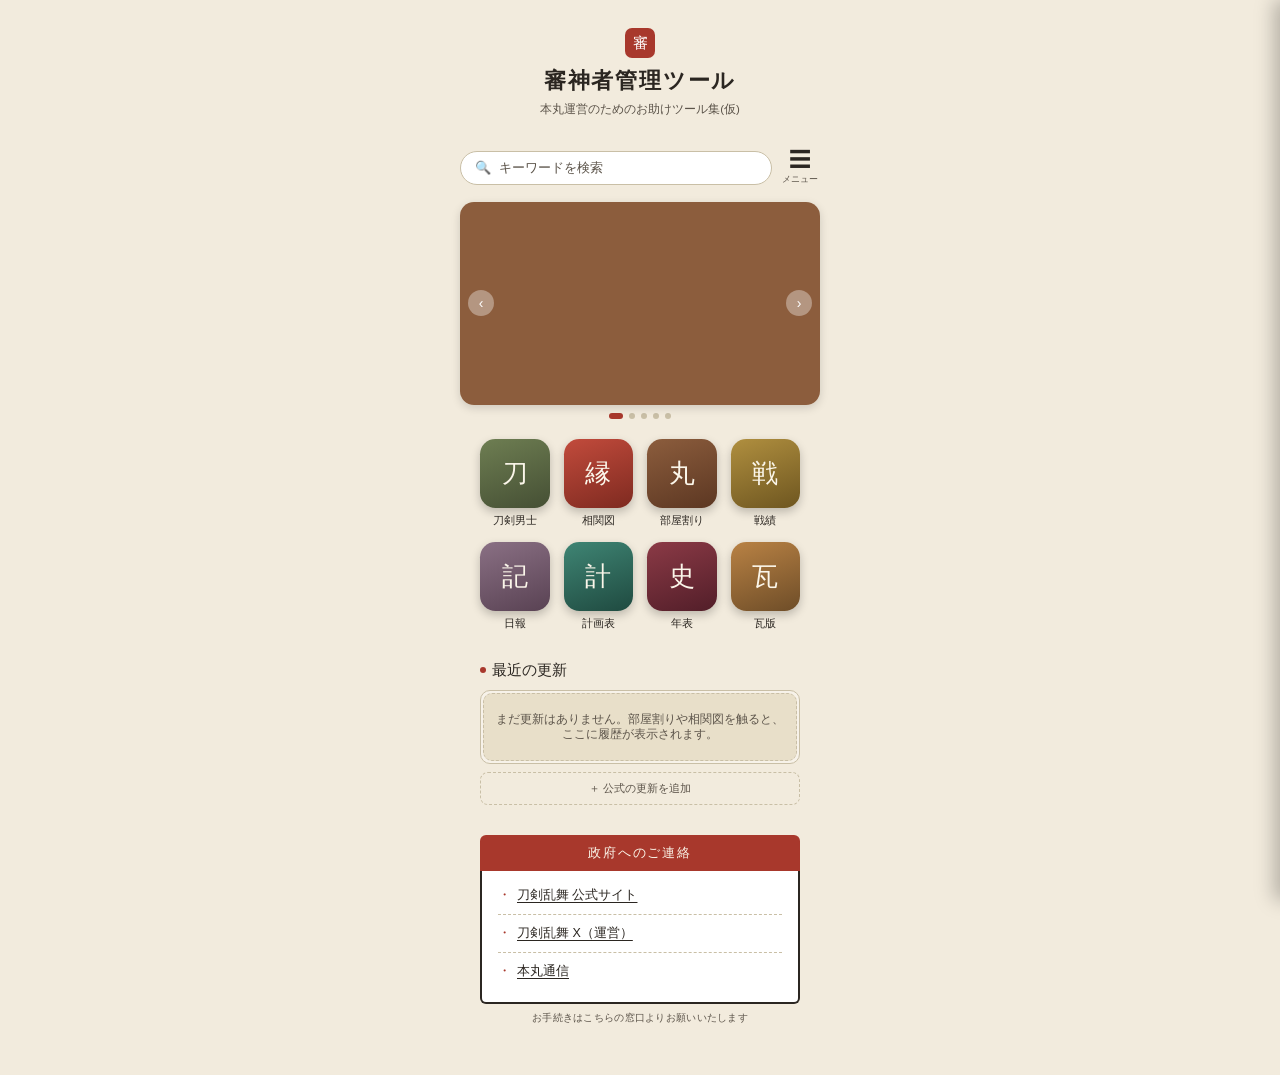
<file: index.html>
<!doctype html>
<html lang="ja">
<head>
  <meta charset="utf-8">
  <meta name="viewport" content="width=device-width, initial-scale=1">
  <meta name="theme-color" content="#F2EBDD">
  <title>審神者管理ツール</title>
  <link rel="stylesheet" href="assets/main.css?v=journal-menu-1">
</head>
<body>
  <div id="app"></div>
  <script src="assets/storage-registry.js?v=domains-1"></script>
  <script src="assets/app.js?v=schedule-2"></script>
</body>
</html>
</file>
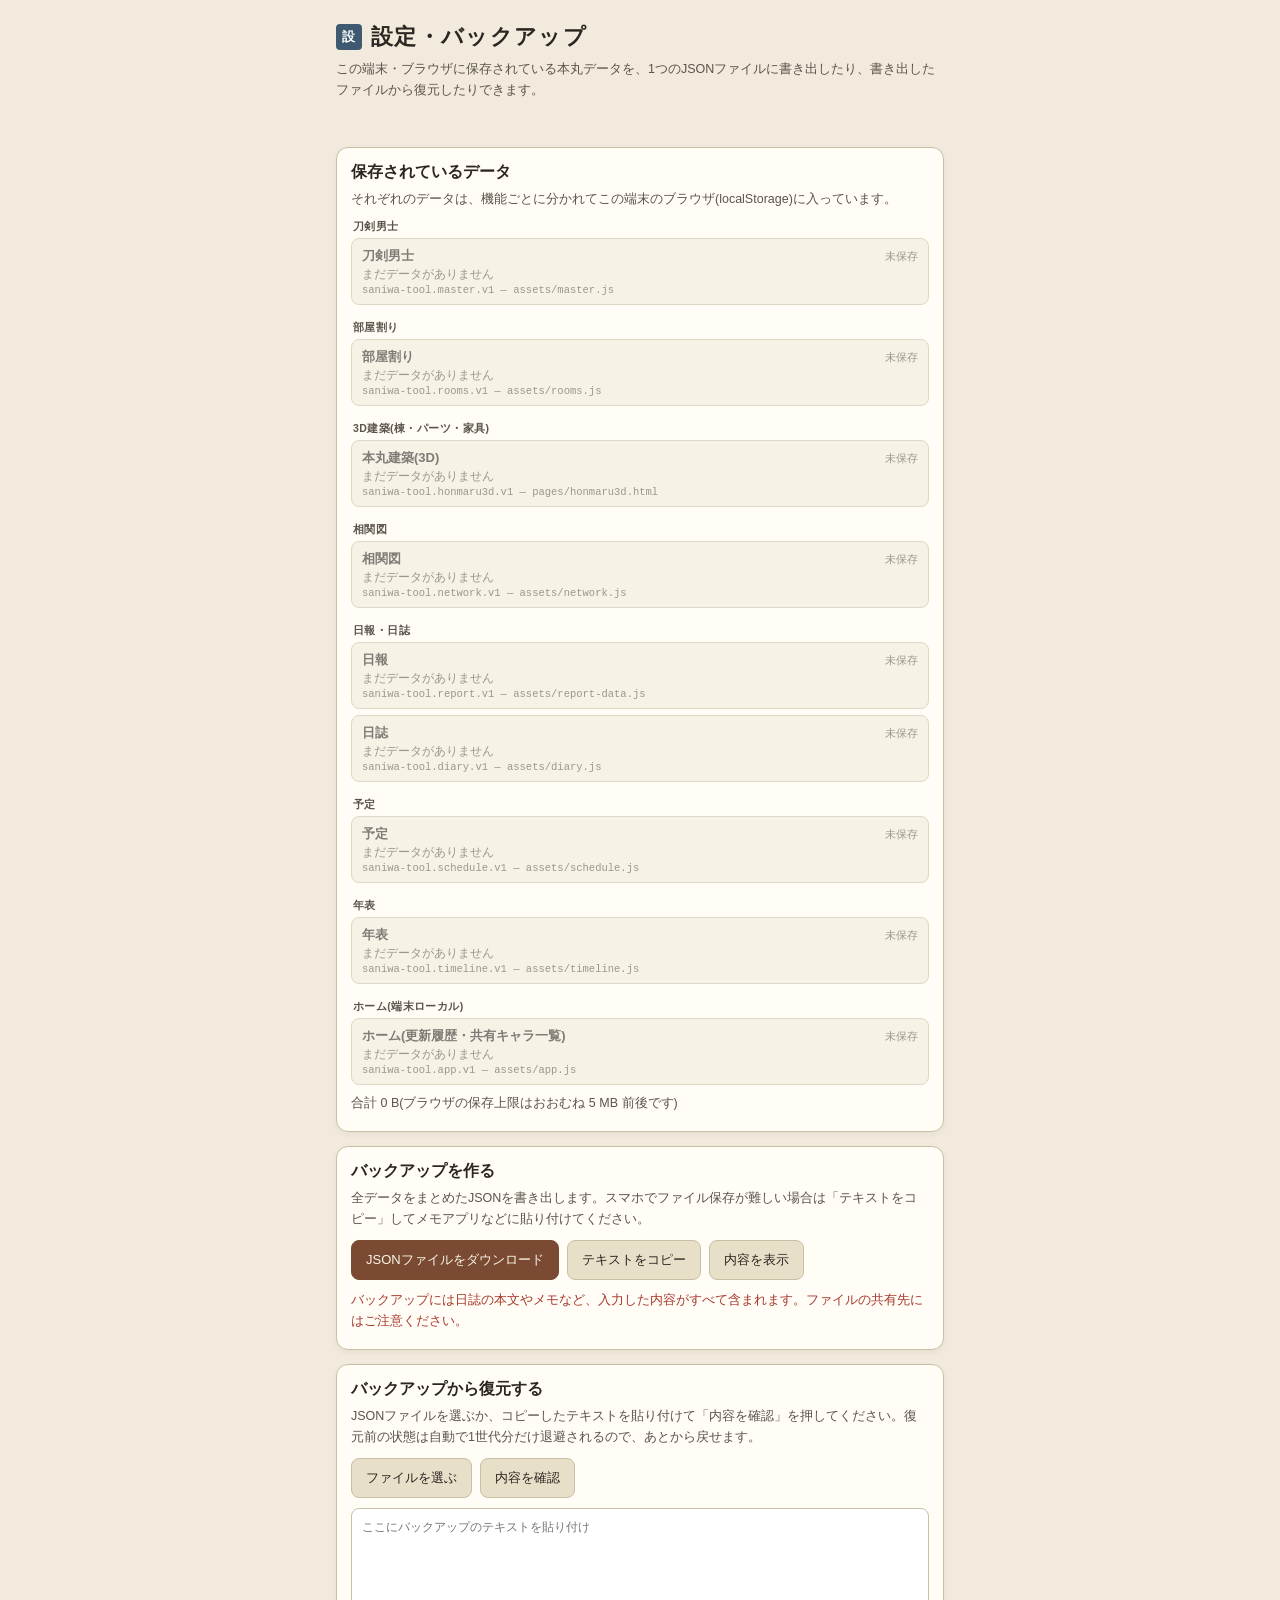
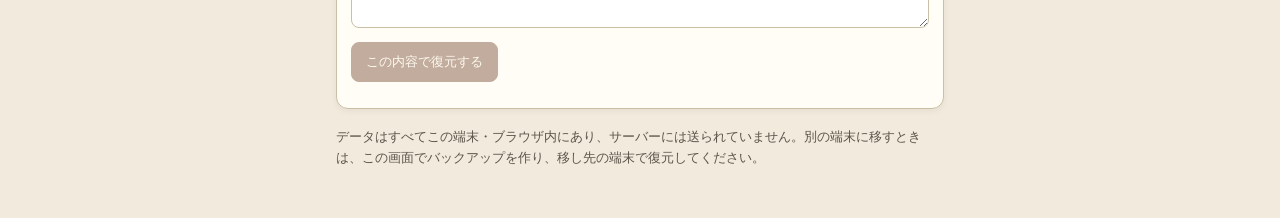
<file: pages/backup.html>
<!doctype html>
<html lang="ja">
<head>
  <meta charset="utf-8">
  <meta name="viewport" content="width=device-width, initial-scale=1">
  <meta name="theme-color" content="#F2EBDD">
  <title>設定・バックアップ | 審神者管理ツール</title>
  <link rel="stylesheet" href="../assets/backup.css?v=1">
</head>
<body>
  <main class="backup-page">
    <header class="header">
      <h1><span class="seal">設</span>設定・バックアップ</h1>
      <p>この端末・ブラウザに保存されている本丸データを、1つのJSONファイルに書き出したり、書き出したファイルから復元したりできます。</p>
    </header>

    <p id="backup-status" class="status" role="status" aria-live="polite"></p>

    <section class="card" aria-labelledby="stores-title">
      <h2 id="stores-title">保存されているデータ</h2>
      <p class="help">それぞれのデータは、機能ごとに分かれてこの端末のブラウザ(localStorage)に入っています。</p>
      <div id="store-list" class="store-list"></div>
      <p class="help" id="store-total"></p>
    </section>

    <section class="card" aria-labelledby="export-title">
      <h2 id="export-title">バックアップを作る</h2>
      <p class="help">全データをまとめたJSONを書き出します。スマホでファイル保存が難しい場合は「テキストをコピー」してメモアプリなどに貼り付けてください。</p>
      <div class="actions">
        <button id="btn-download" class="primary" type="button">JSONファイルをダウンロード</button>
        <button id="btn-copy" type="button">テキストをコピー</button>
        <button id="btn-show" type="button" aria-expanded="false" aria-controls="export-text">内容を表示</button>
      </div>
      <textarea id="export-text" class="json-box" readonly hidden aria-label="バックアップJSON"></textarea>
      <p class="help warn">バックアップには日誌の本文やメモなど、入力した内容がすべて含まれます。ファイルの共有先にはご注意ください。</p>
    </section>

    <section class="card" aria-labelledby="import-title">
      <h2 id="import-title">バックアップから復元する</h2>
      <p class="help">JSONファイルを選ぶか、コピーしたテキストを貼り付けて「内容を確認」を押してください。復元前の状態は自動で1世代分だけ退避されるので、あとから戻せます。</p>
      <div class="actions">
        <label class="file-label">ファイルを選ぶ<input id="import-file" type="file" accept="application/json,.json"></label>
        <button id="btn-check" type="button">内容を確認</button>
      </div>
      <textarea id="import-text" class="json-box" placeholder="ここにバックアップのテキストを貼り付け" aria-label="復元するバックアップJSON"></textarea>
      <div id="import-preview" class="preview" hidden></div>
      <div class="actions">
        <button id="btn-import" class="primary" type="button" disabled>この内容で復元する</button>
      </div>
      <div id="pending-box" class="pending" hidden>
        <p>復元の準備ができました。<strong>ホーム画面を再読み込みすると反映されます。</strong>（開いている他の画面の未保存の変更は、再読み込み時に上書きされる場合があります）</p>
        <div class="actions">
          <button id="btn-reload" class="primary" type="button">再読み込みして反映する</button>
          <button id="btn-cancel-pending" type="button">復元をやめる</button>
        </div>
      </div>
    </section>

    <section class="card" id="snapshot-card" aria-labelledby="snapshot-title" hidden>
      <h2 id="snapshot-title">復元前の状態に戻す</h2>
      <p class="help" id="snapshot-info"></p>
      <div class="actions">
        <button id="btn-restore-snapshot" type="button">復元前の状態に戻す</button>
      </div>
    </section>

    <p class="help footnote">データはすべてこの端末・ブラウザ内にあり、サーバーには送られていません。別の端末に移すときは、この画面でバックアップを作り、移し先の端末で復元してください。</p>
  </main>
  <script src="../assets/storage-registry.js?v=1"></script>
  <script src="../assets/backup.js?v=1"></script>
</body>
</html>
</file>
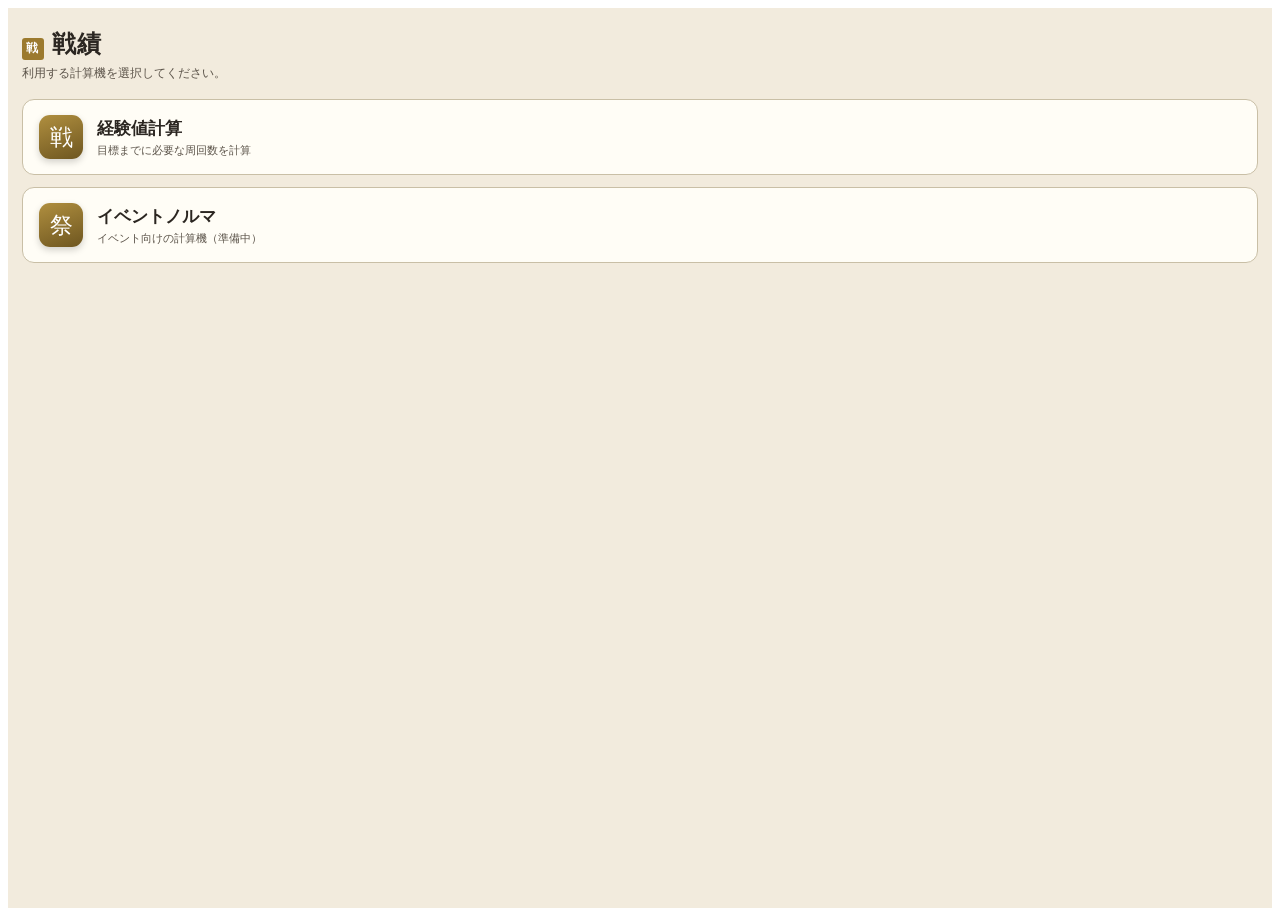
<file: pages/expcalc.html>
<!doctype html>
<html lang="ja">
<head>
  <meta charset="utf-8">
  <meta name="viewport" content="width=device-width, initial-scale=1">
  <meta name="theme-color" content="#F2EBDD">
  <title>経験値計算 | 審神者管理ツール</title>
  <link rel="stylesheet" href="../assets/expcalc.css">
</head>
<body>
  <div id="app"></div>
  <script src="../assets/experience-calculator.js?v=yoka-manual-double-1"></script>
  <script src="../assets/report-data.js?v=calendar-1"></script>
  <script src="../assets/expcalc.js?v=report-add-1"></script>
</body>
</html>
</file>
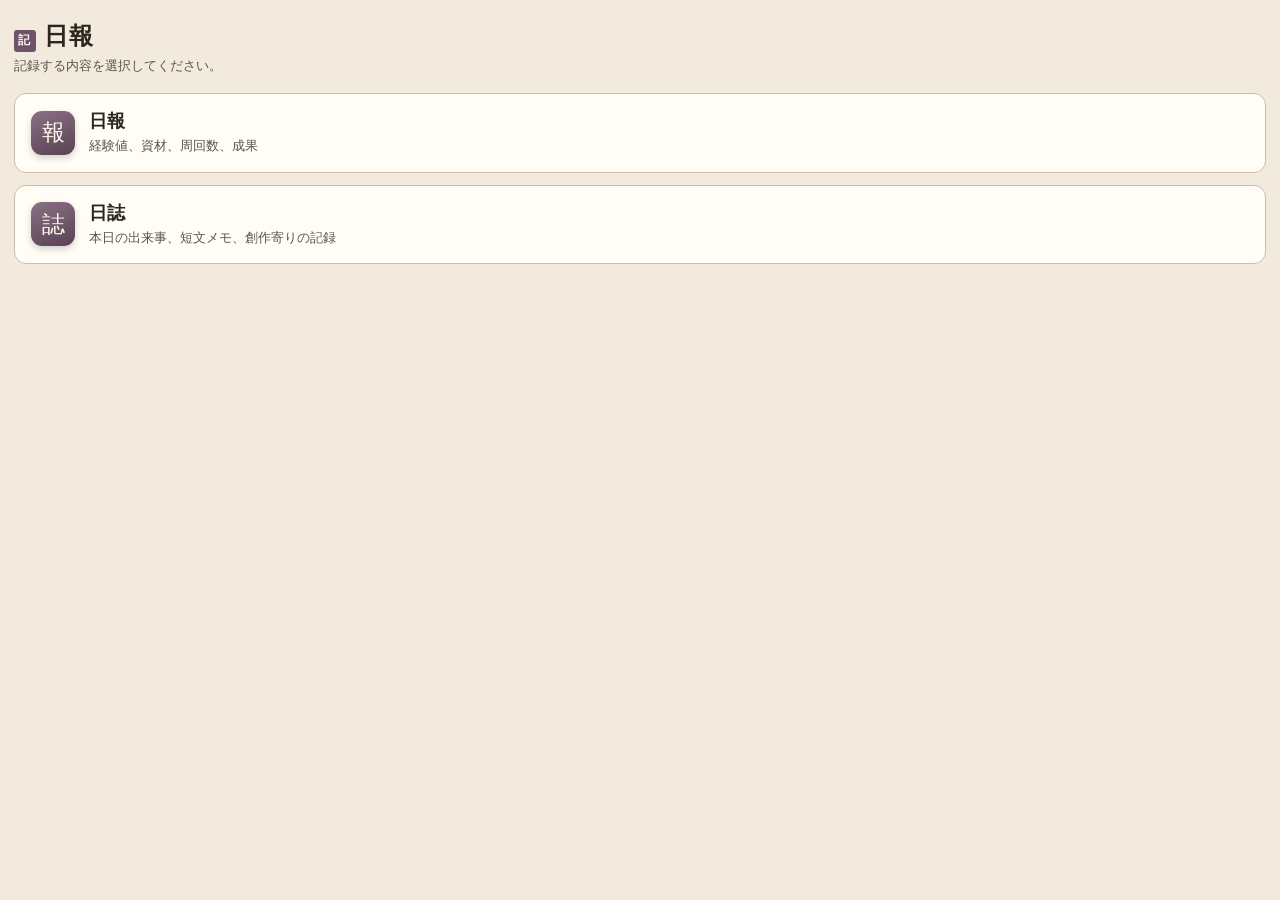
<file: pages/journal.html>
<!doctype html>
<html lang="ja">
<head>
  <meta charset="utf-8">
  <meta name="viewport" content="width=device-width, initial-scale=1">
  <meta name="theme-color" content="#F2EBDD">
  <title>日報・日誌 | 審神者管理ツール</title>
  <link rel="stylesheet" href="../assets/journal.css?v=diary-2">
  <link rel="stylesheet" href="../assets/report.css?v=timeline-1">
  <link rel="stylesheet" href="../assets/diary.css?v=static-toolbar-2">
  <link rel="stylesheet" href="../assets/diary-reference.css?v=static-toolbar-2">
</head>
<body>
  <main id="app">
    <section id="journal-menu" aria-labelledby="menu-title">
      <header class="header">
        <h1 id="menu-title"><span class="seal" aria-hidden="true">記</span>日報</h1>
        <p>記録する内容を選択してください。</p>
      </header>
      <nav class="record-menu" aria-label="記録メニュー">
        <a class="record-button" href="#report">
          <span class="record-icon" aria-hidden="true">報</span>
          <span class="record-copy"><strong>日報</strong><small>経験値、資材、周回数、成果</small></span>
        </a>
        <a class="record-button" href="#diary">
          <span class="record-icon" aria-hidden="true">誌</span>
          <span class="record-copy"><strong>日誌</strong><small>本日の出来事、短文メモ、創作寄りの記録</small></span>
        </a>
      </nav>
    </section>
    <section id="journal-detail" aria-labelledby="detail-title" hidden>
      <a class="menu-back" href="#menu">← 日報メニュー</a>
      <header class="header">
        <h1 id="detail-title" tabindex="-1"><span class="seal" id="detail-glyph" aria-hidden="true">報</span><span id="detail-name">日報</span></h1>
        <p id="detail-description">経験値、資材、周回数、成果</p>
      </header>
      <div id="report-app">
        <section class="report-calendar" aria-label="月間カレンダー">
          <div class="report-month-nav">
            <button id="report-prev-month" type="button" aria-label="前の月">‹</button>
            <h2 id="report-month-title" aria-live="polite"></h2>
            <button id="report-next-month" type="button" aria-label="次の月">›</button>
          </div>
          <div class="report-weekdays" aria-hidden="true"><span>日</span><span>月</span><span>火</span><span>水</span><span>木</span><span>金</span><span>土</span></div>
          <div id="report-calendar-grid" class="report-calendar-grid"></div>
        </section>
        <section class="report-day" aria-labelledby="report-selected-date">
          <div class="report-day-head">
            <h2 id="report-selected-date"></h2>
            <button id="report-edit" class="report-primary" type="button">編集</button>
          </div>
          <div id="report-day-content"></div>
        </section>
      </div>
    </section>
    <section id="diary" aria-label="日誌" hidden>
      <a id="diary-menu-back" class="menu-back" href="#menu">← 日報メニュー</a>
      <p id="diary-status" class="diary-status" role="status" aria-live="polite"></p>
      <div id="diary-works">
        <div class="diary-toolbar"><h2>作品一覧</h2><button id="diary-new-work" class="diary-primary" type="button">＋ 新規作品</button></div>
        <div id="diary-work-list" class="diary-list"></div>
      </div>
      <div id="diary-chapters" hidden>
        <button id="diary-back-works" class="menu-back" type="button">← 作品一覧</button>
        <h2 id="diary-work-title" tabindex="-1"></h2>
        <p id="diary-work-total" class="diary-meta"></p>
        <div id="diary-chapter-list" class="diary-list"></div>
        <button id="diary-add-chapter" class="diary-add" type="button">＋ 章を追加</button>
      </div>
      <div id="diary-editor" hidden>
        <div class="diary-editor-header">
        <button id="diary-back-chapters" class="menu-back" type="button"></button>
        <div id="diary-chapter-title-display" class="diary-title-row">
          <h2><button id="diary-chapter-heading" type="button" aria-expanded="false" aria-controls="diary-chapter-title-edit" title="タイトルを編集"></button></h2>
          <div id="diary-chapter-title-edit" class="diary-title-popup" role="region" aria-label="タイトルを編集" hidden>
            <label for="diary-chapter-title">タイトルを編集</label>
            <input id="diary-chapter-title" type="text" placeholder="章タイトル">
            <p id="diary-title-error" role="alert" class="diary-meta"></p>
            <div class="diary-editor-actions">
              <button id="diary-title-done" class="diary-primary" type="button">保存</button>
              <button id="diary-title-close" class="diary-primary" type="button">閉じる</button>
            </div>
          </div>
        </div>
        <button id="diary-save" class="diary-primary" type="button">保存</button>
        </div>
        <div class="diary-count-row">
          <p id="diary-char-count" class="diary-meta">0文字</p>
          <div id="diary-inserts" class="diary-inserts" aria-label="文字を挿入">
            <button id="diary-insert-brackets" type="button" aria-label="かぎ括弧を挿入">「」</button>
            <button id="diary-insert-dash" type="button" aria-label="ダッシュを挿入">―</button>
            <button id="diary-insert-ellipsis" type="button" aria-label="三点リーダーを挿入">…</button>
            <button id="diary-insert-space" type="button" aria-label="全角スペースを挿入">␣</button>
            <button type="button" data-reference="rooms" aria-haspopup="dialog">部屋</button>
            <button type="button" data-reference="network" aria-haspopup="dialog">関係</button>
            <button type="button" data-reference="master" aria-haspopup="dialog">刀剣</button>
          </div>
        </div>
        <hr class="diary-body-divider">
        <textarea id="diary-body" aria-label="本文" placeholder="本文を入力してください"></textarea>
      </div>
      <p id="diary-storage-note" class="diary-meta">入力内容はこの端末・ブラウザに保存されます。他の利用者には共有されません。</p>
    </section>
  </main>
  <div id="report-editor-overlay" class="report-modal-overlay" hidden>
    <section id="report-editor" class="report-modal" role="dialog" aria-modal="true" aria-labelledby="report-editor-title" tabindex="-1">
      <header class="report-modal-head">
        <div><span class="report-modal-kicker">日報を編集</span><h2 id="report-editor-title"></h2></div>
        <button id="report-editor-close" type="button">閉じる</button>
      </header>
      <div class="report-modal-body">
        <section class="report-form-section">
          <h3>日課</h3>
          <div id="report-task-list" class="report-check-list"></div>
        </section>
        <section class="report-form-section">
          <h3>入手した刀剣男士</h3>
          <div class="report-add-row report-obtained-row">
            <input id="report-sword-name" type="text" placeholder="刀剣男士の名前" aria-label="刀剣男士の名前">
            <input id="report-sword-count" type="number" inputmode="numeric" min="1" step="1" value="1" aria-label="入手数">
            <button id="report-add-sword" type="button">追加</button>
          </div>
          <div id="report-obtained-list" class="report-edit-list"></div>
        </section>
        <section class="report-form-section">
          <h3>資材・札の収支</h3>
          <p class="report-help">日課分はチェック状態から自動で計算されます。</p>
          <div id="report-resource-editor" class="report-resource-editor"></div>
        </section>
        <section class="report-form-section">
          <h3>イベント周回</h3>
          <div class="report-add-row">
            <select id="report-event-name" aria-label="イベント名"></select>
            <input id="report-event-rounds" type="number" inputmode="numeric" min="1" step="1" placeholder="周回数" aria-label="イベント周回数">
            <button id="report-add-event" type="button">追加</button>
          </div>
          <div id="report-event-list" class="report-edit-list"></div>
        </section>
        <section class="report-form-section">
          <h3>通常マップ周回</h3>
          <div class="report-add-row">
            <select id="report-map-name" aria-label="通常マップ"></select>
            <input id="report-map-rounds" type="number" inputmode="numeric" min="1" step="1" placeholder="周回数" aria-label="通常マップ周回数">
            <button id="report-add-map" type="button">追加</button>
          </div>
          <div id="report-map-list" class="report-edit-list"></div>
        </section>
        <section class="report-form-section">
          <h3>小判の収支</h3>
          <label class="report-single-input">手入力<input id="report-koban" type="number" inputmode="numeric" step="1" placeholder="例：3000 または -1500"></label>
          <div class="report-koban-tools">
            <div class="report-koban-buttons" aria-label="小判を加算">
              <button type="button" data-koban-add="200">＋200</button>
              <button type="button" data-koban-add="400">＋400</button>
              <button type="button" data-koban-add="700">＋700</button>
            </div>
            <label class="report-koban-campaign"><input id="report-koban-triple" type="checkbox">3倍CP</label>
          </div>
          <div id="report-koban-total" class="report-auto-total"></div>
        </section>
        <section class="report-form-section">
          <h3>経験値計算機からの記録</h3>
          <div id="report-exp-editor-list" class="report-edit-list"></div>
        </section>
      </div>
      <footer class="report-modal-actions">
        <button id="report-save" class="report-primary" type="button">保存</button>
      </footer>
    </section>
  </div>
  <div id="diary-reference-overlay" hidden>
    <section id="diary-reference-sheet" role="dialog" aria-modal="true" aria-labelledby="diary-reference-title" tabindex="-1">
      <div id="diary-reference-handle" aria-hidden="true"><span></span></div>
      <header class="reference-header"><h2 id="diary-reference-title"></h2><button id="diary-reference-close" type="button">閉じる</button></header>
      <div id="diary-reference-content" tabindex="0"></div>
    </section>
  </div>
  <script src="../assets/storage-registry.js?v=domains-1"></script>
  <script src="../assets/experience-calculator.js?v=report-catalog-1"></script>
  <script src="../assets/report-data.js?v=calendar-1"></script>
  <script src="../assets/report.js?v=timeline-1"></script>
  <script src="../assets/diary.js?v=title-popup-5"></script>
  <script src="../assets/diary-keyboard.js?v=static-toolbar-1"></script>
  <script src="../assets/journal.js?v=writing-3"></script>
  <script src="../assets/diary-reference.js?v=quotes-6"></script>
</body>
</html>
</file>
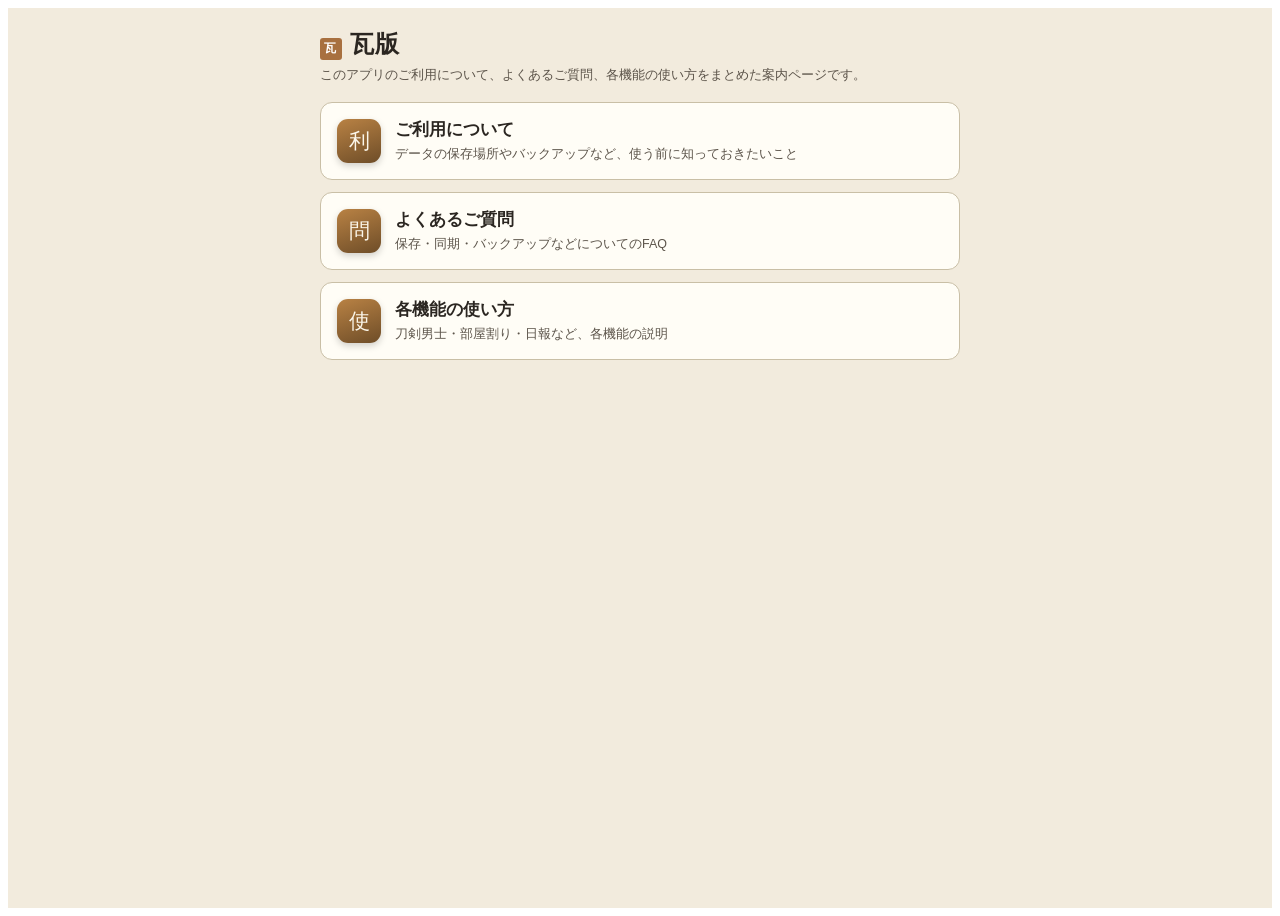
<file: pages/kawaraban.html>
<!doctype html>
<html lang="ja">
<head>
  <meta charset="utf-8">
  <meta name="viewport" content="width=device-width, initial-scale=1">
  <meta name="theme-color" content="#F2EBDD">
  <title>瓦版 | 審神者管理ツール</title>
  <link rel="stylesheet" href="../assets/kawaraban.css?v=1">
</head>
<body>
  <div id="app"></div>
  <script src="../assets/storage-registry.js?v=domains-1"></script>
  <script src="../assets/kawaraban.js?v=1"></script>
</body>
</html>
</file>
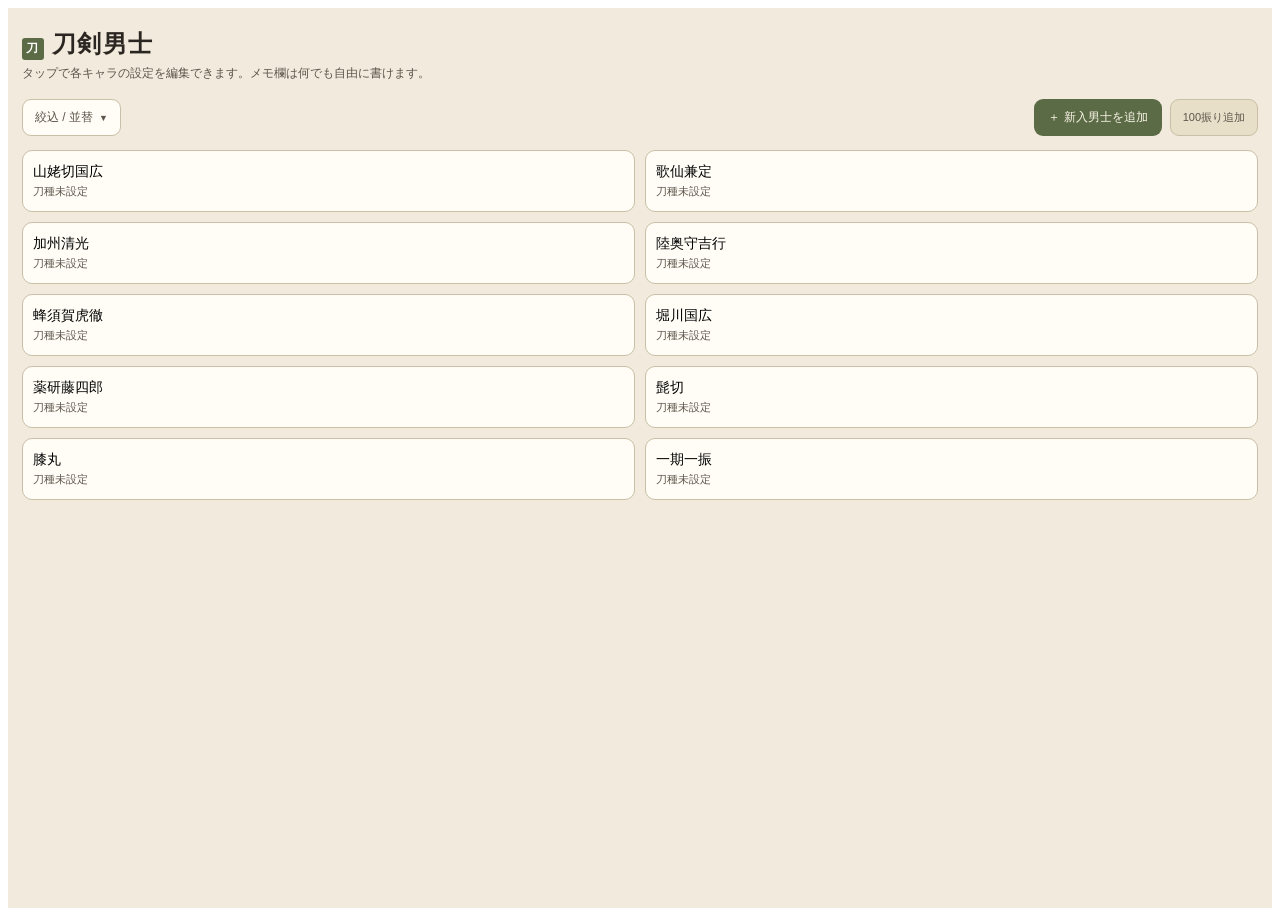
<file: pages/master.html>
<!doctype html>
<html lang="ja">
<head>
  <meta charset="utf-8">
  <meta name="viewport" content="width=device-width, initial-scale=1">
  <meta name="theme-color" content="#F2EBDD">
  <title>刀剣男士 | 審神者管理ツール</title>
  <link rel="stylesheet" href="../assets/master.css">
  <link rel="stylesheet" href="../assets/master-quotes.css?v=1">
</head>
<body>
  <div id="app"></div>
  <script src="../assets/master-quotes.js?v=1"></script>
  <script src="../assets/master.js?v=quotes-2"></script>
</body>
</html>
</file>
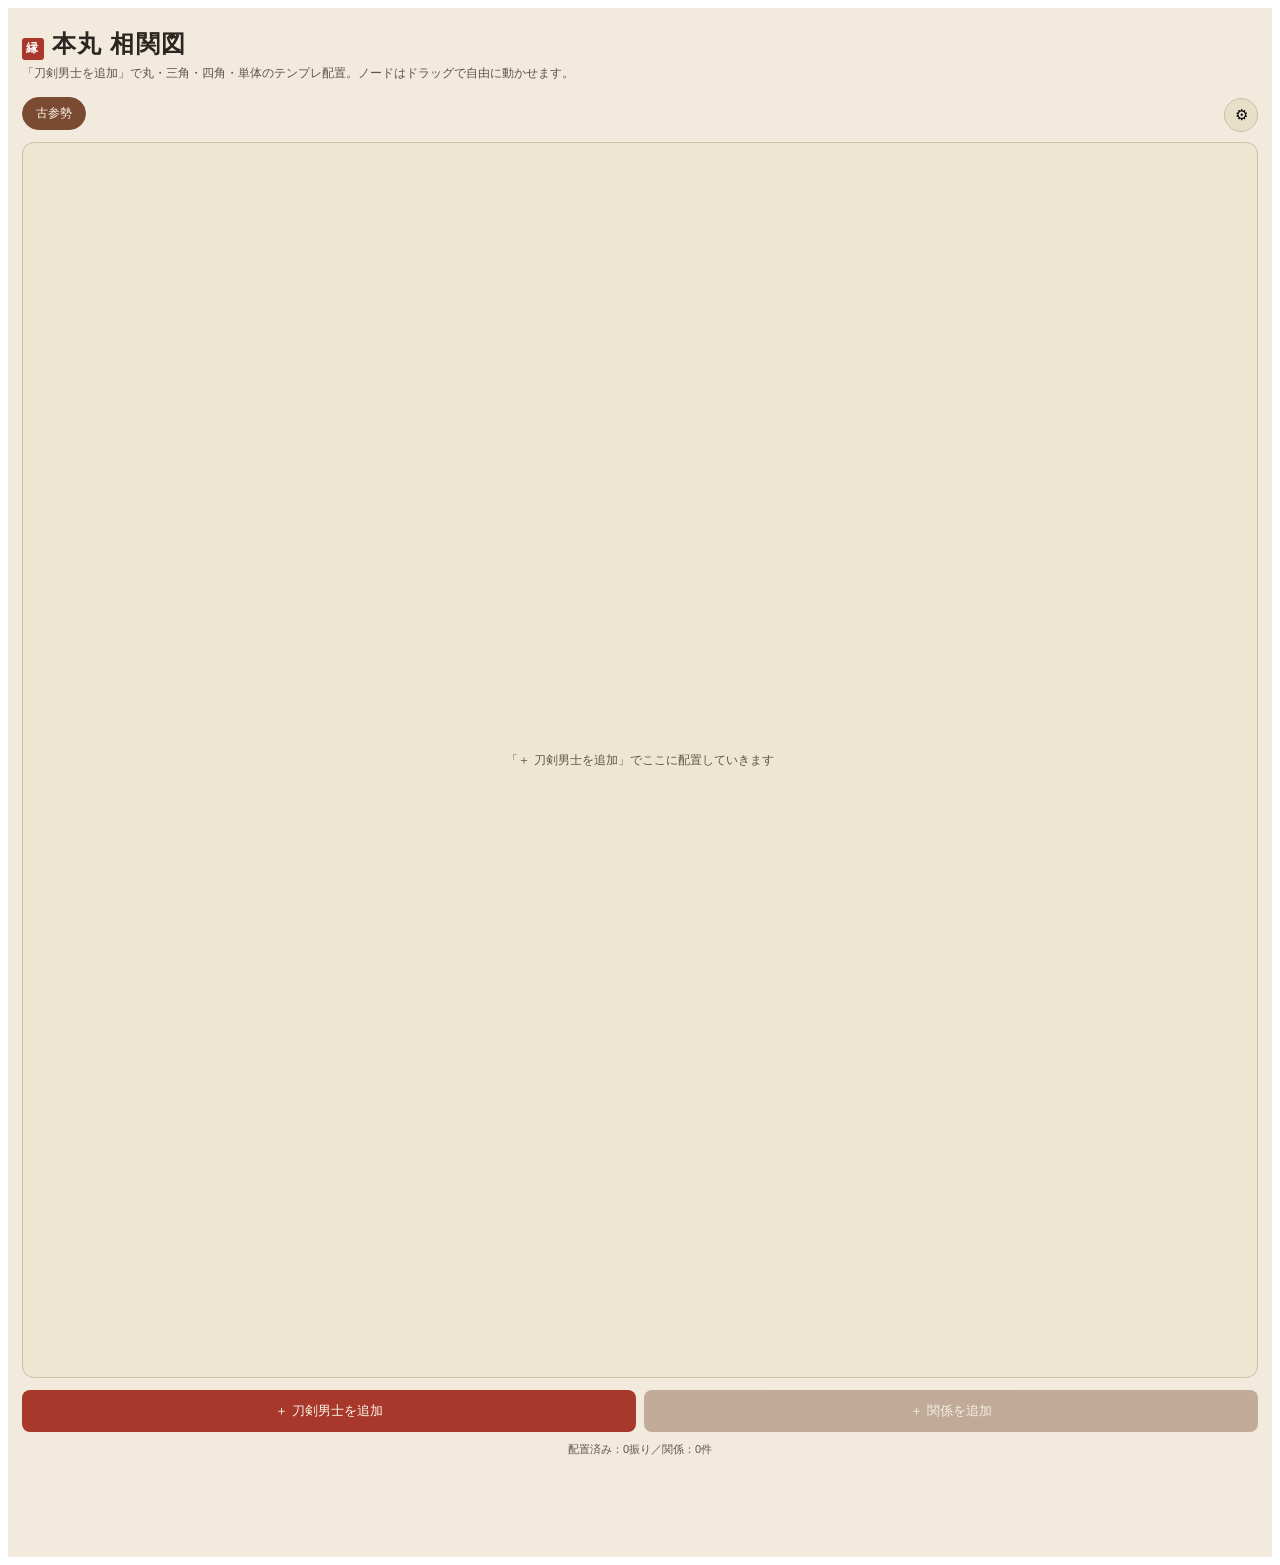
<file: pages/network.html>
<!doctype html>
<html lang="ja">
<head>
  <meta charset="utf-8">
  <meta name="viewport" content="width=device-width, initial-scale=1">
  <meta name="theme-color" content="#F2EBDD">
  <title>相関図 | 審神者管理ツール</title>
  <link rel="stylesheet" href="../assets/network.css">
</head>
<body>
  <div id="app"></div>
  <script src="../assets/network.js?v=references-1"></script>
</body>
</html>
</file>
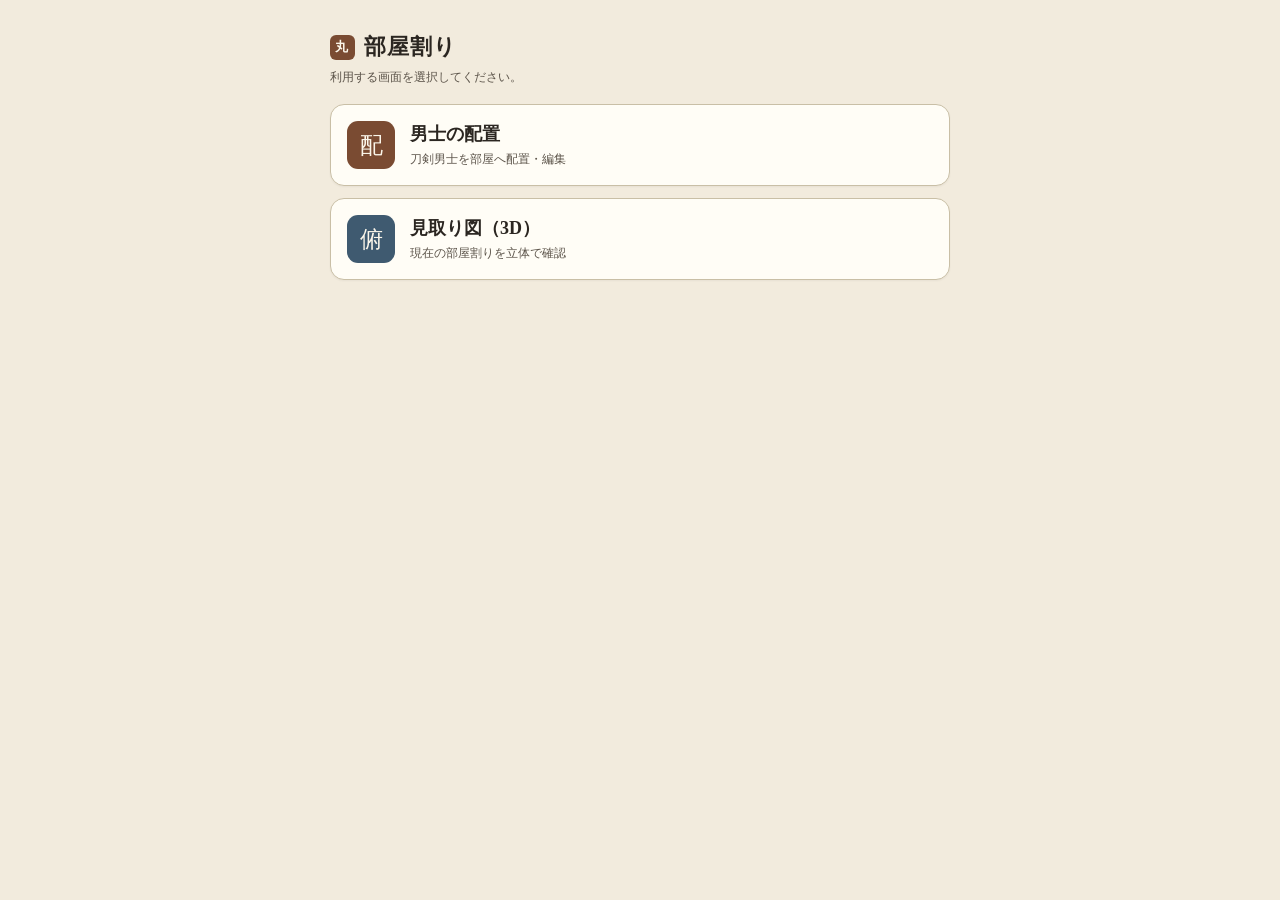
<file: pages/rooms-menu.html>
<!doctype html>
<html lang="ja">
<head>
  <meta charset="utf-8">
  <meta name="viewport" content="width=device-width, initial-scale=1">
  <meta name="theme-color" content="#F2EBDD">
  <title>部屋割り</title>
  <link rel="stylesheet" href="../assets/rooms-menu.css?v=1">
</head>
<body>
  <main class="menu-page">
    <header class="menu-header">
      <h1><span class="seal">丸</span>部屋割り</h1>
      <p>利用する画面を選択してください。</p>
    </header>

    <div class="choice-list">
      <button class="choice" id="open-room-editor" type="button">
        <span class="choice-icon">配</span>
        <span class="choice-copy">
          <strong>男士の配置</strong>
          <small>刀剣男士を部屋へ配置・編集</small>
        </span>
      </button>
      <button class="choice" id="open-honmaru3d" type="button">
        <span class="choice-icon view3d">俯</span>
        <span class="choice-copy">
          <strong>見取り図（3D）</strong>
          <small>現在の部屋割りを立体で確認</small>
        </span>
      </button>
    </div>
  </main>
  <script src="../assets/rooms-menu.js?v=1"></script>
</body>
</html>
</file>
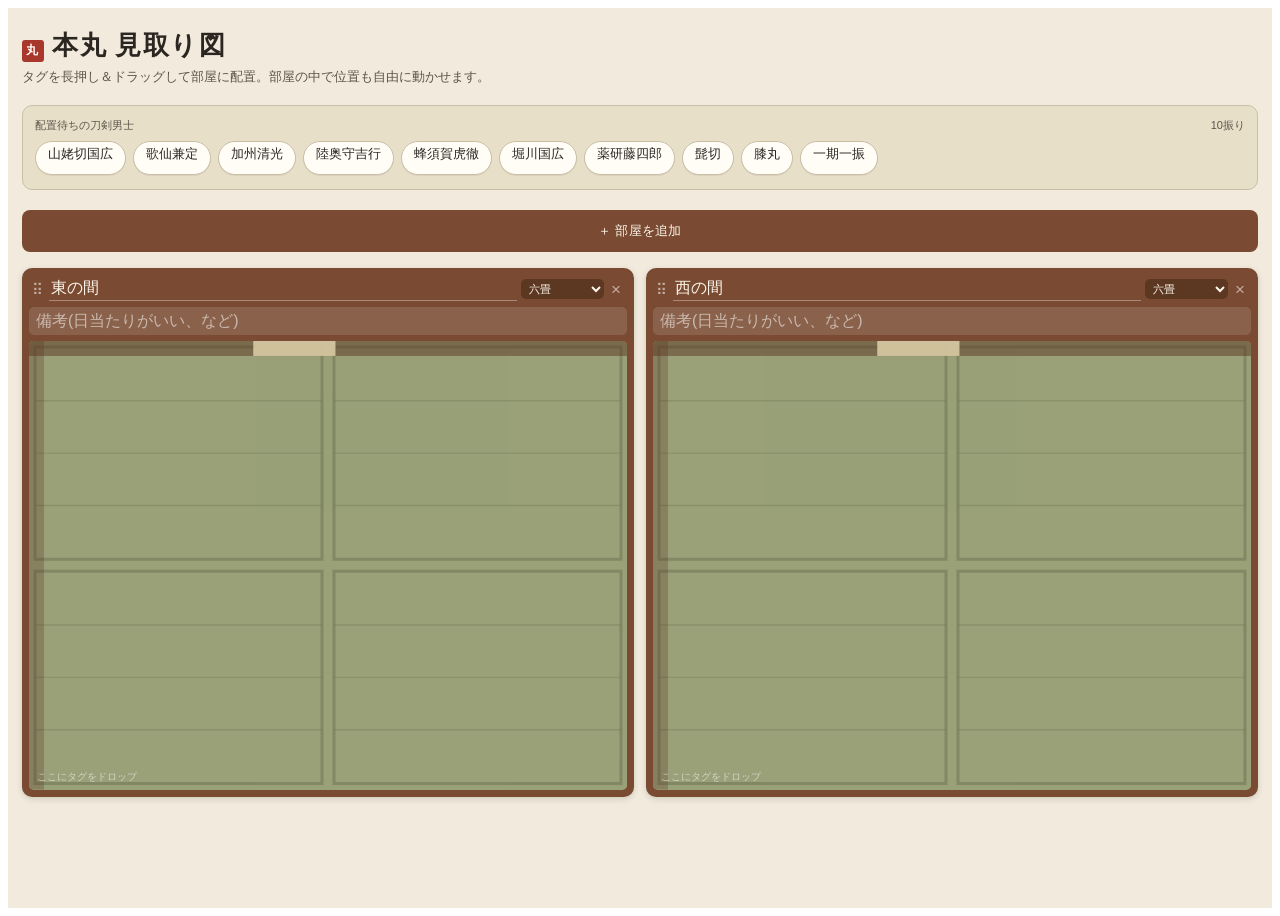
<file: pages/rooms.html>
<!doctype html>
<html lang="ja">
<head>
  <meta charset="utf-8">
  <meta name="viewport" content="width=device-width, initial-scale=1">
  <meta name="theme-color" content="#F2EBDD">
  <title>部屋割り | 審神者管理ツール</title>
  <link rel="stylesheet" href="../assets/rooms.css?v=touch-drag-1">
</head>
<body>
  <div id="app"></div>
  <script src="../assets/rooms.js?v=touch-drag-1"></script>
</body>
</html>
</file>
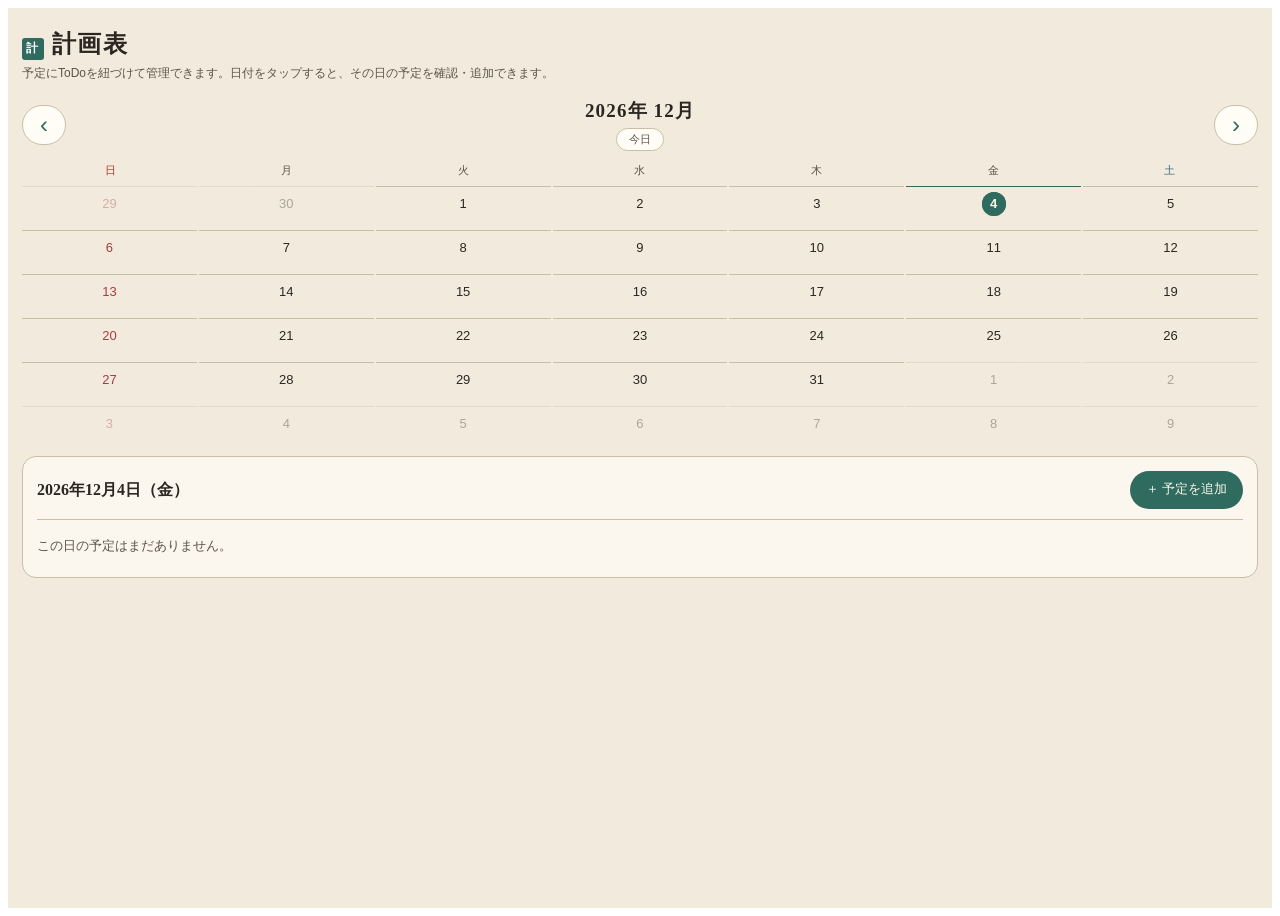
<file: pages/schedule.html>
<!doctype html>
<html lang="ja">
<head>
  <meta charset="utf-8">
  <meta name="viewport" content="width=device-width, initial-scale=1">
  <meta name="theme-color" content="#F2EBDD">
  <title>計画表 | 審神者管理ツール</title>
  <link rel="stylesheet" href="../assets/schedule.css?v=2">
</head>
<body>
  <main id="app">
    <div class="header">
      <h1><span class="seal">計</span>計画表</h1>
      <p>予定にToDoを紐づけて管理できます。日付をタップすると、その日の予定を確認・追加できます。</p>
    </div>

    <section class="sched-month-nav" aria-label="月の切り替え">
      <button id="sched-prev" type="button" aria-label="前の月">‹</button>
      <div class="sched-month-mid">
        <h2 id="sched-month-title" aria-live="polite"></h2>
        <button id="sched-today" type="button">今日</button>
      </div>
      <button id="sched-next" type="button" aria-label="次の月">›</button>
    </section>

    <div class="sched-weekdays" aria-hidden="true"><span>日</span><span>月</span><span>火</span><span>水</span><span>木</span><span>金</span><span>土</span></div>
    <div id="sched-grid" class="sched-grid" role="grid" aria-label="月表示カレンダー"></div>

    <section class="sched-day-panel" aria-labelledby="sched-day-title">
      <div class="sched-day-panel-head">
        <h2 id="sched-day-title"></h2>
        <button id="sched-add-btn" class="sched-add-btn" type="button">＋ 予定を追加</button>
      </div>
      <div id="sched-day-list" class="sched-day-list"></div>
    </section>
  </main>

  <div id="sched-editor-overlay" class="modal-overlay" hidden>
    <section id="sched-editor" class="modal-card" role="dialog" aria-modal="true" aria-labelledby="sched-editor-title">
      <div class="m-eyebrow" id="sched-editor-eyebrow">予定</div>
      <h2 id="sched-editor-title">新しい予定</h2>
      <p id="sched-editor-error" class="sched-error" role="alert"></p>

      <div class="m-field-label">タイトル</div>
      <input id="sched-field-title" class="m-input" type="text" placeholder="例：大阪城">

      <div class="sched-date-row">
        <div>
          <div class="m-field-label">開始日</div>
          <input id="sched-field-start" class="m-input" type="date">
        </div>
        <div>
          <div class="m-field-label">終了日</div>
          <input id="sched-field-end" class="m-input" type="date">
        </div>
      </div>

      <div class="m-field-label">メモ</div>
      <textarea id="sched-field-memo" class="m-textarea" placeholder="自由に書いてください"></textarea>

      <div class="m-field-label">ToDo</div>
      <div id="sched-todo-list" class="sched-todo-list"></div>
      <div class="sched-todo-add-row">
        <input id="sched-todo-input" class="m-input" type="text" placeholder="例：山姥切国広をLv199にする">
        <button id="sched-todo-add" type="button">＋ 追加</button>
      </div>

      <button id="sched-save" class="modal-close" type="button">保存</button>
      <button id="sched-delete" class="modal-danger" type="button" hidden>この予定を削除</button>
      <button id="sched-close" class="modal-cancel" type="button">閉じる</button>
    </section>
  </div>

  <script src="../assets/storage-registry.js?v=domains-1"></script>
  <script src="../assets/schedule.js?v=1"></script>
</body>
</html>
</file>
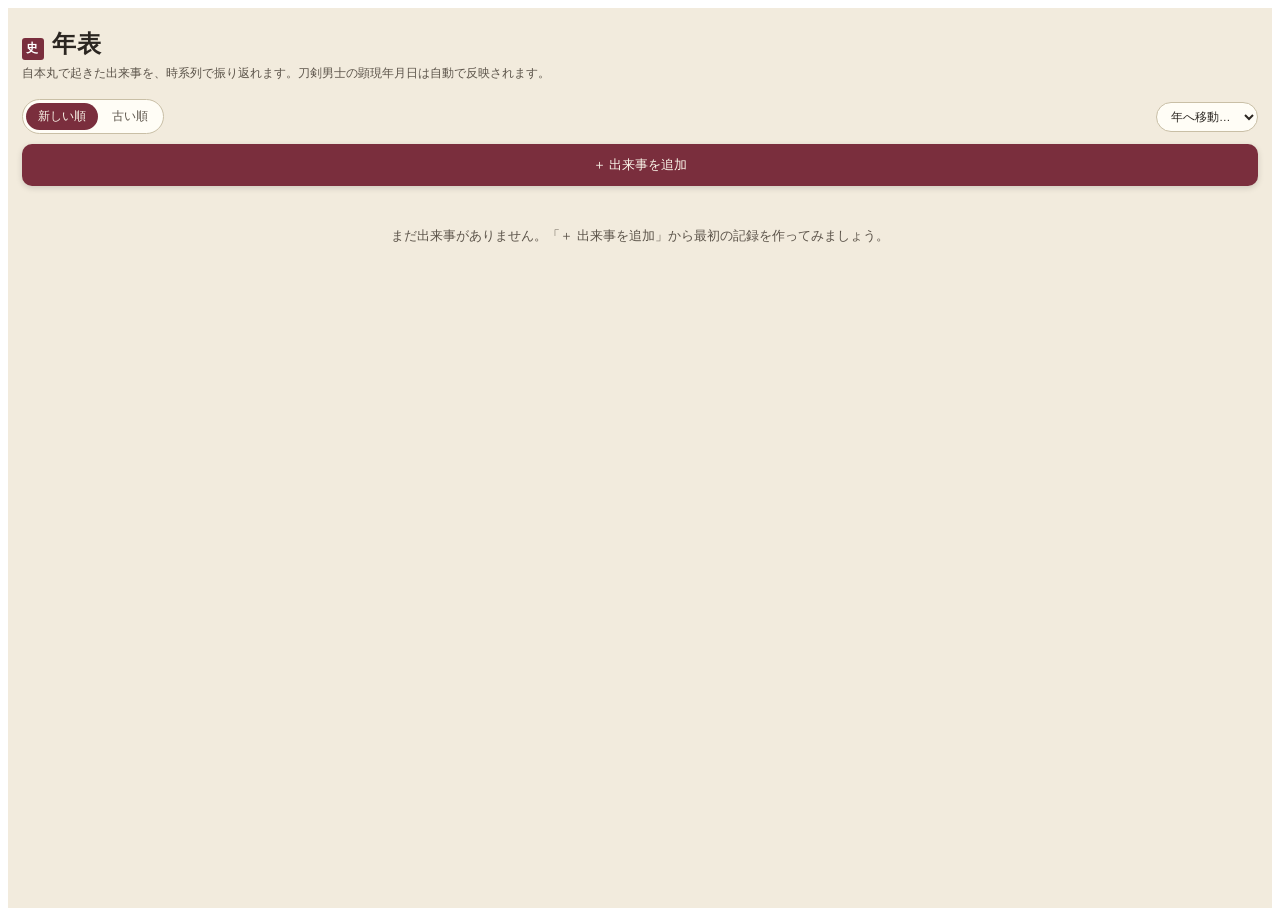
<file: pages/timeline.html>
<!doctype html>
<html lang="ja">
<head>
  <meta charset="utf-8">
  <meta name="viewport" content="width=device-width, initial-scale=1">
  <meta name="theme-color" content="#F2EBDD">
  <title>年表 | 審神者管理ツール</title>
  <link rel="stylesheet" href="../assets/timeline.css?v=2">
</head>
<body>
  <main id="app">
    <div class="header">
      <h1><span class="seal">史</span>年表</h1>
      <p>自本丸で起きた出来事を、時系列で振り返れます。刀剣男士の顕現年月日は自動で反映されます。</p>
    </div>

    <section class="tl-toolbar">
      <div class="tl-order" role="group" aria-label="並び順">
        <button id="tl-order-desc" type="button">新しい順</button>
        <button id="tl-order-asc" type="button">古い順</button>
      </div>
      <select id="tl-year-jump" class="tl-year-select" aria-label="年へ移動"></select>
    </section>
    <button id="tl-add-btn" class="tl-add-btn" type="button">＋ 出来事を追加</button>

    <p id="tl-empty" class="tl-empty" hidden>まだ出来事がありません。「＋ 出来事を追加」から最初の記録を作ってみましょう。</p>
    <div id="tl-timeline" class="tl-timeline"></div>
  </main>

  <div id="tl-editor-overlay" class="modal-overlay" hidden>
    <section id="tl-editor" class="modal-card" role="dialog" aria-modal="true" aria-labelledby="tl-editor-title">
      <div class="m-eyebrow" id="tl-editor-eyebrow">出来事</div>
      <h2 id="tl-editor-title">新しい出来事</h2>
      <p id="tl-editor-error" class="tl-error" role="alert"></p>

      <div class="m-field-label">日付</div>
      <input id="tl-field-date" class="m-input" type="date">

      <div class="m-field-label">タイトル</div>
      <input id="tl-field-title" class="m-input" type="text" placeholder="例：大阪城で小判100万枚達成">

      <div class="m-field-label">カテゴリ</div>
      <select id="tl-field-category" class="m-input"></select>

      <div class="m-field-label">説明</div>
      <textarea id="tl-field-description" class="m-textarea" placeholder="自由に書いてください"></textarea>

      <button id="tl-save" class="modal-close" type="button">保存</button>
      <button id="tl-delete" class="modal-danger" type="button" hidden>この出来事を削除</button>
      <button id="tl-close" class="modal-cancel" type="button">閉じる</button>
    </section>
  </div>

  <div id="tl-view-overlay" class="modal-overlay" hidden>
    <section id="tl-view-card" class="modal-card" role="dialog" aria-modal="true" aria-labelledby="tl-view-title">
      <div class="m-eyebrow">顕現</div>
      <h2 id="tl-view-title"></h2>
      <p id="tl-view-date" class="tl-view-date"></p>
      <p class="tl-view-note">顕現年月日は「刀剣男士」ページのデータをそのまま参照しています。変更や削除はそちらから行ってください。</p>
      <button id="tl-view-open-master" class="modal-close" type="button">刀剣男士ページを開く</button>
      <button id="tl-view-close" class="modal-cancel" type="button">閉じる</button>
    </section>
  </div>

  <script src="../assets/storage-registry.js?v=domains-1"></script>
  <script src="../assets/report-data.js?v=calendar-1"></script>
  <script src="../assets/timeline.js?v=3"></script>
</body>
</html>
</file>
<file: assets/main.css>
html, body {
    margin: 0;
    min-height: 100%;
    background: #F2EBDD;
  }
  #app {
    --paper: #F2EBDD;
    --paper-deep: #E8DFC9;
    --wood: #7A4B32;
    --wood-dark: #5C3722;
    --moss: #5B6B45;
    --gold: #9C7A2E;
    --hanko: #A8382C;
    --indigo: #3F5A70;
    --teal: #2F6B5E;
    --kurenai: #7A2E3D;
    --kawara: #A8703F;
    --ink: #2B2621;
    --ink-soft: #5C544A;
    --tag-border: #C9BFA6;

    font-family: "Hiragino Kaku Gothic ProN", "Yu Gothic", "Noto Sans JP", sans-serif;
    color: var(--ink);
    background: var(--paper);
    min-height: 100vh;
    box-sizing: border-box;
    -webkit-tap-highlight-color: transparent;
  }
  #app * { box-sizing: border-box; }

  .view { display: none; min-height: 100vh; }
  .view.active { display: block; }

  /* ---- ホーム画面 ---- */
  #home-view { padding: 28px 16px 40px; }
  .home-header { margin-bottom: 30px; text-align: center; }
  .home-header .seal {
    display: inline-flex;
    align-items: center;
    justify-content: center;
    width: 30px; height: 30px;
    border-radius: 7px;
    background: var(--hanko);
    color: #fff;
    font-size: 15px;
    font-family: "Hiragino Mincho ProN", serif;
    margin-bottom: 8px;
  }
  .home-header h1 {
    font-family: "Hiragino Mincho ProN", "Yu Mincho", serif;
    font-size: 22px;
    letter-spacing: 0.08em;
    margin: 0 0 6px;
  }
  .home-header p {
    font-size: 11.5px;
    color: var(--ink-soft);
    margin: 0;
  }

  .search-row {
    display: flex;
    align-items: center;
    gap: 8px;
    width: 100%;
    max-width: 360px;
    margin: 0 auto 14px;
  }
  .search-bar {
    flex: 1;
    display: flex;
    align-items: center;
    gap: 6px;
    background: #fff;
    border: 1px solid var(--tag-border);
    border-radius: 999px;
    padding: 7px 14px;
  }
  .search-icon { font-size: 13px; color: var(--ink-soft); flex-shrink: 0; }
  .search-input-wrap {
    flex: 1;
    min-width: 0;
    height: 18px;
    position: relative;
    overflow: hidden;
  }
  .search-input {
    position: absolute;
    left: 0; top: 50%;
    width: 128%;
    border: none;
    outline: none;
    background: transparent;
    font-family: inherit;
    font-size: 16px;
    color: var(--ink);
    transform: translateY(-50%) scale(0.8125);
    transform-origin: left center;
  }
  .search-input::placeholder { color: var(--ink-soft); }

  .menu-wrap { position: relative; flex-shrink: 0; }
  .menu-btn {
    display: flex;
    flex-direction: column;
    align-items: center;
    gap: 2px;
    background: none;
    border: none;
    font-family: inherit;
    color: var(--ink);
    padding: 2px;
  }
  .menu-icon { font-size: 22px; line-height: 1; }
  .menu-label { font-size: 9px; color: var(--ink-soft); }

  .menu-overlay {
    position: fixed;
    inset: 0;
    background: rgba(20, 16, 12, 0);
    z-index: 900;
    pointer-events: none;
    transition: background 0.3s ease;
  }
  .menu-overlay.open {
    background: rgba(20, 16, 12, 0.45);
    pointer-events: auto;
  }
  .menu-panel {
    position: fixed;
    top: 0; right: 0;
    width: 82%;
    max-width: 300px;
    height: 100%;
    background: var(--paper);
    box-shadow: -6px 0 18px rgba(0,0,0,0.25);
    transform: translateX(100%);
    transition: transform 0.32s ease;
    z-index: 901;
    overflow-y: auto;
  }
  .menu-panel.open { transform: translateX(0); }
  .menu-panel-head {
    background: linear-gradient(160deg, #8C5D3D, var(--wood-dark));
    padding: 20px 16px 26px;
    position: relative;
  }
  .menu-close {
    position: absolute;
    top: 14px; right: 14px;
    background: none;
    border: none;
    color: #FBF6EA;
    display: flex;
    flex-direction: column;
    align-items: center;
    gap: 2px;
    font-family: inherit;
  }
  .menu-close .x { font-size: 20px; line-height: 1; }
  .menu-close .lbl { font-size: 9px; }
  .menu-panel-head .seal-name {
    color: #FBF6EA;
    font-family: "Hiragino Mincho ProN", "Yu Mincho", serif;
    font-size: 15px;
    letter-spacing: 0.05em;
    margin-top: 6px;
  }
  .menu-section-title {
    font-family: "Hiragino Mincho ProN", "Yu Mincho", serif;
    font-size: 15px;
    padding: 18px 16px 6px;
    text-decoration: underline;
    text-decoration-style: wavy;
    text-decoration-color: var(--hanko);
    text-underline-offset: 5px;
    display: inline-block;
    margin: 0 16px;
  }
  .menu-list { padding: 6px 6px 24px; }
  .menu-row {
    display: flex;
    align-items: center;
    gap: 12px;
    padding: 12px 12px;
    border-radius: 8px;
    font-size: 13px;
    color: var(--ink);
    background: none;
    border: none;
    width: 100%;
    text-align: left;
    font-family: inherit;
  }
  .menu-row:active { background: var(--paper-deep); }
  .menu-row .row-icon {
    width: 26px; height: 26px;
    border-radius: 7px;
    display: flex; align-items: center; justify-content: center;
    font-family: "Hiragino Mincho ProN", serif;
    font-size: 12px;
    color: #FBF6EA;
    flex-shrink: 0;
  }
  .menu-row.disabled { color: var(--ink-soft); }
  .menu-row.disabled .row-icon { background: var(--tag-border) !important; }
  .menu-row .row-tag {
    margin-left: auto;
    font-size: 9.5px;
    color: var(--ink-soft);
    background: var(--paper-deep);
    padding: 2px 7px;
    border-radius: 999px;
  }

  .banner-wrap {
    position: relative;
    width: 100%;
    max-width: 360px;
    margin: 0 auto 6px;
    aspect-ratio: 16 / 9;
    border-radius: 14px;
    overflow: hidden;
    box-shadow: 0 3px 10px rgba(0,0,0,0.15);
  }
  .banner-track {
    display: flex;
    height: 100%;
    transition: transform 0.45s ease;
  }
  .banner-slide {
    flex-shrink: 0;
    width: 100%;
    height: 100%;
    display: flex;
    align-items: center;
    justify-content: center;
    color: #FBF6EA;
    font-family: "Hiragino Mincho ProN", "Yu Mincho", serif;
    font-size: 14px;
    letter-spacing: 0.05em;
  }
  .banner-arrow {
    position: absolute;
    top: 50%;
    transform: translateY(-50%);
    width: 26px; height: 26px;
    border-radius: 50%;
    border: none;
    background: rgba(255,255,255,0.35);
    color: #fff;
    font-size: 14px;
    line-height: 1;
    display: flex;
    align-items: center;
    justify-content: center;
  }
  .banner-arrow.prev { left: 8px; }
  .banner-arrow.next { right: 8px; }
  .banner-dots {
    display: flex;
    justify-content: center;
    gap: 6px;
    margin: 8px 0 20px;
  }
  .banner-dot {
    width: 6px; height: 6px;
    border-radius: 50%;
    background: var(--tag-border);
    border: none;
    padding: 0;
  }
  .banner-dot.active { background: var(--hanko); width: 14px; border-radius: 999px; transition: width 0.2s; }

  .icon-grid {
    display: grid;
    grid-template-columns: repeat(4, 1fr);
    gap: 14px;
    max-width: 320px;
    margin: 0 auto;
  }
  .app-icon-btn {
    background: none;
    border: none;
    font-family: inherit;
    display: flex;
    flex-direction: column;
    align-items: center;
    gap: 6px;
    padding: 0;
  }
  .app-icon-glyph {
    width: 100%;
    aspect-ratio: 1 / 1;
    border-radius: 22%;
    display: flex;
    align-items: center;
    justify-content: center;
    font-family: "Hiragino Mincho ProN", "Yu Mincho", serif;
    font-size: 26px;
    color: #FBF6EA;
    box-shadow: 0 4px 10px rgba(0,0,0,0.22);
  }
  .app-icon-glyph.rooms { background: linear-gradient(160deg, #8C5D3D, var(--wood-dark)); }
  .app-icon-glyph.network { background: linear-gradient(160deg, #C24B3C, #7E2A20); }
  .app-icon-glyph.master { background: linear-gradient(160deg, #6E7E52, #454F34); }
  .app-icon-glyph.expcalc { background: linear-gradient(160deg, #B08F3F, #6E5620); }
  .app-icon-glyph.journal { background: linear-gradient(160deg, #8A7084, #594253); }
  .app-icon-glyph.schedule { background: linear-gradient(160deg, #3F8574, #1F4A40); }
  .app-icon-glyph.timeline { background: linear-gradient(160deg, #8B3A46, #521E29); }
  .app-icon-glyph.kawaraban { background: linear-gradient(160deg, #B98244, #6E4D28); }
  #open-journal:focus-visible { outline: 2px solid #70536B; outline-offset: 5px; border-radius: 5px; }
  #open-schedule:focus-visible { outline: 2px solid var(--teal); outline-offset: 5px; border-radius: 5px; }
  #open-timeline:focus-visible { outline: 2px solid var(--kurenai); outline-offset: 5px; border-radius: 5px; }
  #open-kawaraban:focus-visible { outline: 2px solid var(--kawara); outline-offset: 5px; border-radius: 5px; }
  .app-icon-glyph.soon {
    background: linear-gradient(160deg, #D8CDB4, var(--tag-border));
    color: var(--ink-soft);
    box-shadow: none;
  }
  .app-icon-btn:active .app-icon-glyph { transform: scale(0.94); }
  .app-icon-label {
    font-size: 10.5px;
    color: var(--ink);
    text-align: center;
    line-height: 1.3;
  }
  .app-icon-btn.soon .app-icon-label { color: var(--ink-soft); }

  .home-note {
    max-width: 320px;
    margin: 34px auto 0;
    font-size: 11px;
    color: var(--ink-soft);
    text-align: center;
    line-height: 1.7;
  }

  .feed-section {
    max-width: 320px;
    margin: 30px auto 0;
  }
  .feed-title {
    display: flex;
    align-items: center;
    gap: 6px;
    font-family: "Hiragino Mincho ProN", "Yu Mincho", serif;
    font-size: 15px;
    margin-bottom: 10px;
  }
  .feed-title .dot {
    width: 6px; height: 6px; border-radius: 50%;
    background: var(--hanko);
  }
  .feed-list {
    display: flex;
    flex-direction: column;
    gap: 7px;
    max-height: 195px;
    overflow-y: auto;
    padding: 2px;
    border: 1px solid var(--tag-border);
    border-radius: 10px;
    background: rgba(255,255,255,0.35);
  }
  .feed-item {
    display: flex;
    align-items: center;
    gap: 8px;
    background: var(--paper-deep);
    border: 1px solid var(--tag-border);
    border-radius: 8px;
    padding: 6px 10px;
  }
  .feed-icon {
    flex-shrink: 0;
    width: 18px; height: 18px;
    border-radius: 5px;
    display: flex; align-items: center; justify-content: center;
    font-family: "Hiragino Mincho ProN", serif;
    font-size: 9.5px;
    color: #FBF6EA;
  }
  .feed-icon.rooms { background: var(--wood); }
  .feed-icon.network { background: var(--hanko); }
  .feed-icon.master { background: var(--moss); }
  .feed-icon.expcalc { background: var(--gold); }
  .feed-icon.x { background: #14171A; font-family: sans-serif; font-weight: 700; }
  .feed-text {
    flex: 1;
    min-width: 0;
    font-size: 11.5px;
    line-height: 1.4;
    overflow: hidden;
    text-overflow: ellipsis;
    white-space: nowrap;
  }
  .feed-time {
    flex-shrink: 0;
    font-size: 9.5px;
    color: var(--ink-soft);
  }
  .feed-item.linked { cursor: pointer; }
  .feed-empty {
    font-size: 11.5px;
    color: var(--ink-soft);
    text-align: center;
    padding: 18px 10px;
    background: var(--paper-deep);
    border: 1px dashed var(--tag-border);
    border-radius: 9px;
  }

  .feed-add-toggle {
    width: 100%;
    background: none;
    border: 1px dashed var(--tag-border);
    border-radius: 8px;
    padding: 8px;
    font-size: 11px;
    font-family: inherit;
    color: var(--ink-soft);
    margin-top: 8px;
  }
  .feed-add-form {
    display: none;
    margin-top: 8px;
    background: var(--paper-deep);
    border: 1px solid var(--tag-border);
    border-radius: 9px;
    padding: 10px;
  }
  .feed-add-form.open { display: block; }
  .feed-add-form select,
  .feed-add-form input {
    width: 100%;
    background: #fff;
    border: 1px solid var(--tag-border);
    border-radius: 6px;
    padding: 7px 8px;
    font-size: 16px;
    font-family: inherit;
    margin-bottom: 7px;
  }
  .feed-add-submit {
    width: 100%;
    background: var(--hanko);
    color: #FBF6EA;
    border: none;
    border-radius: 7px;
    padding: 9px;
    font-size: 12px;
    font-family: inherit;
  }

  .gov-section {
    max-width: 320px;
    margin: 30px auto 10px;
  }
  .gov-banner {
    background: var(--hanko);
    color: #FBF6EA;
    text-align: center;
    padding: 9px;
    font-family: "Hiragino Mincho ProN", "Yu Mincho", serif;
    font-size: 13px;
    letter-spacing: 0.15em;
    border-radius: 6px 6px 0 0;
  }
  .gov-box {
    border: 2px solid var(--ink);
    border-top: none;
    background: #fff;
    padding: 6px 16px 12px;
    border-radius: 0 0 6px 6px;
  }
  .gov-link {
    display: flex;
    align-items: baseline;
    gap: 6px;
    font-size: 12.5px;
    color: var(--ink);
    text-decoration: none;
    padding: 10px 0;
    border-bottom: 1px dashed var(--tag-border);
  }
  .gov-link:last-of-type { border-bottom: none; }
  .gov-link .gov-mark { color: var(--hanko); font-family: "Hiragino Mincho ProN", serif; flex-shrink: 0; }
  .gov-link .gov-name { text-decoration: underline; text-underline-offset: 3px; }
  .gov-note {
    font-size: 9.5px;
    color: var(--ink-soft);
    text-align: center;
    margin-top: 8px;
    letter-spacing: 0.03em;
  }

  /* ---- サブビュー(iframe側) ---- */
  .sub-topbar {
    display: flex;
    align-items: center;
    gap: 10px;
    padding: 10px 14px;
    background: var(--paper-deep);
    border-bottom: 1px solid var(--tag-border);
  }
  .back-btn {
    background: var(--wood);
    color: #FBF6EA;
    border: none;
    border-radius: 999px;
    padding: 7px 14px;
    font-size: 12px;
    font-family: inherit;
  }
  .back-btn:active { background: var(--wood-dark); }
  .sub-topbar .sub-title {
    font-family: "Hiragino Mincho ProN", "Yu Mincho", serif;
    font-size: 14px;
  }
  .sub-frame-wrap { height: calc(100vh - 44px); }
  .sub-frame-wrap iframe {
    width: 100%;
    height: 100%;
    border: none;
    display: block;
  }
</file>
<file: assets/backup.css>
html, body { margin: 0; min-height: 100%; background: #F2EBDD; }
body {
  --paper: #F2EBDD; --paper-deep: #E8DFC9; --wood: #7A4B32; --wood-dark: #5C3722;
  --hanko: #A8382C; --ink: #2B2621; --ink-soft: #5C544A; --tag-bg: #FFFDF6; --tag-border: #C9BFA6; --indigo: #3F5A70;
  color: var(--ink);
  font-family: "Hiragino Kaku Gothic ProN", "Yu Gothic", "Noto Sans JP", sans-serif;
  -webkit-tap-highlight-color: transparent;
}
* { box-sizing: border-box; }
.backup-page { max-width: 640px; margin: 0 auto; padding: 22px 16px 48px; }
.header { margin-bottom: 16px; }
.header h1 {
  display: flex; align-items: center; gap: 9px; margin: 0 0 7px;
  font-family: "Hiragino Mincho ProN", "Yu Mincho", serif; font-size: 22px; font-weight: 600; letter-spacing: .06em;
}
.header h1 .seal {
  display: inline-flex; align-items: center; justify-content: center; width: 26px; height: 26px; border-radius: 4px;
  background: var(--indigo); color: #fff; font-size: 13px; flex-shrink: 0;
}
.header p, .help { margin: 0; font-size: 12.5px; color: var(--ink-soft); line-height: 1.7; }
.help.warn { color: var(--hanko); }
.footnote { margin-top: 18px; }
.status { min-height: 1.4em; margin: 0 0 12px; font-size: 12.5px; color: var(--indigo); }
.card {
  background: var(--tag-bg); border: 1px solid var(--tag-border); border-radius: 12px;
  padding: 14px 14px 16px; margin-bottom: 14px; box-shadow: 0 2px 6px rgba(0,0,0,.06);
}
.card h2 { margin: 0 0 6px; font-family: "Hiragino Mincho ProN", "Yu Mincho", serif; font-size: 16px; font-weight: 600; }
.store-list { display: grid; gap: 6px; margin: 10px 0 8px; }
.store-domain {
  margin: 10px 0 -2px; padding: 0 2px; font-size: 10.5px; font-weight: 600;
  color: var(--ink-soft); text-transform: uppercase; letter-spacing: .04em;
}
.store-domain:first-child { margin-top: 0; }
.store-row {
  display: grid; grid-template-columns: 1fr auto; gap: 2px 10px; align-items: baseline;
  padding: 8px 10px; border: 1px solid var(--tag-border); border-radius: 8px; background: var(--paper);
}
.store-row .label { font-size: 13px; font-weight: 600; }
.store-row .bytes { font-size: 11px; color: var(--ink-soft); white-space: nowrap; }
.store-row .summary { grid-column: 1 / -1; font-size: 11.5px; color: var(--ink-soft); }
.store-row.empty { opacity: .6; }
.store-row.broken { border-color: var(--hanko); }
.store-row .key { grid-column: 1 / -1; font-family: ui-monospace, Menlo, Consolas, monospace; font-size: 10.5px; color: var(--ink-soft); }
.actions { display: flex; flex-wrap: wrap; gap: 8px; margin: 10px 0; }
.actions button, .file-label {
  padding: 10px 14px; border: 1px solid var(--tag-border); border-radius: 8px; background: var(--paper-deep);
  color: var(--ink); font: inherit; font-size: 13px; cursor: pointer; min-height: 40px; display: inline-flex; align-items: center;
}
.actions button.primary { background: var(--wood); border-color: var(--wood); color: #FBF6EA; }
.actions button:disabled { opacity: .45; cursor: default; }
.actions button:active:not(:disabled) { filter: brightness(.95); }
.file-label input { position: absolute; width: 1px; height: 1px; opacity: 0; overflow: hidden; }
.file-label { position: relative; }
.file-label:focus-within { outline: 2px solid var(--indigo); outline-offset: 2px; }
.json-box {
  width: 100%; min-height: 120px; max-height: 40vh; padding: 10px; resize: vertical;
  border: 1px solid var(--tag-border); border-radius: 8px; background: #fff; color: var(--ink);
  font-family: ui-monospace, Menlo, Consolas, monospace; font-size: 11.5px; line-height: 1.5;
}
.preview { margin: 8px 0; padding: 10px 12px; border-radius: 8px; background: var(--paper); border: 1px dashed var(--tag-border); font-size: 12.5px; line-height: 1.7; }
.preview ul { margin: 4px 0 0; padding-left: 18px; }
.preview .error { color: var(--hanko); }
.pending { margin-top: 8px; padding: 10px 12px; border-radius: 8px; background: #F6E9C9; border: 1px solid var(--hanko); font-size: 12.5px; line-height: 1.7; }
.pending p { margin: 0; }
</file>
<file: assets/expcalc.css>
#app {
    --paper: #F2EBDD;
    --paper-deep: #E8DFC9;
    --wood: #7A4B32;
    --wood-dark: #5C3722;
    --gold: #9C7A2E;
    --gold-dark: #6E5620;
    --hanko: #A8382C;
    --ink: #2B2621;
    --ink-soft: #5C544A;
    --tag-bg: #FFFDF6;
    --tag-border: #C9BFA6;

    font-family: "Hiragino Kaku Gothic ProN", "Yu Gothic", "Noto Sans JP", sans-serif;
    color: var(--ink);
    background: var(--paper);
    min-height: 100vh;
    padding: 20px 14px 60px;
    box-sizing: border-box;
    -webkit-tap-highlight-color: transparent;
  }
  #app * { box-sizing: border-box; }

  .header { margin-bottom: 16px; }
  .header h1 {
    font-family: "Hiragino Mincho ProN", "Yu Mincho", serif;
    font-size: 24px;
    font-weight: 600;
    letter-spacing: 0.06em;
    margin: 0 0 4px;
    display: flex;
    align-items: baseline;
    gap: 8px;
  }
  .header h1 .seal {
    display: inline-flex;
    align-items: center;
    justify-content: center;
    width: 22px;
    height: 22px;
    border-radius: 3px;
    background: var(--gold);
    color: #fff;
    font-size: 12px;
    font-family: "Hiragino Mincho ProN", serif;
    flex-shrink: 0;
  }
  .header p { margin: 0; font-size: 12px; color: var(--ink-soft); line-height: 1.6; }

  .tool-menu {
    display: grid;
    gap: 12px;
  }
  .tool-menu-button {
    width: 100%;
    display: flex;
    align-items: center;
    gap: 14px;
    background: var(--tag-bg);
    border: 1px solid var(--tag-border);
    border-radius: 12px;
    padding: 15px 16px;
    text-align: left;
    font-family: inherit;
    color: var(--ink);
  }
  .tool-menu-button:active { background: var(--paper-deep); }
  .tool-menu-icon {
    width: 44px;
    height: 44px;
    display: inline-flex;
    align-items: center;
    justify-content: center;
    flex-shrink: 0;
    border-radius: 11px;
    background: linear-gradient(160deg, #B08F3F, var(--gold-dark));
    color: #fff;
    font-family: "Hiragino Mincho ProN", "Yu Mincho", serif;
    font-size: 23px;
    box-shadow: 0 3px 7px rgba(0,0,0,0.18);
  }
  .tool-menu-button strong,
  .tool-menu-button small {
    display: block;
  }
  .tool-menu-button strong {
    font-family: "Hiragino Mincho ProN", "Yu Mincho", serif;
    font-size: 17px;
    font-weight: 600;
  }
  .tool-menu-button small {
    margin-top: 3px;
    color: var(--ink-soft);
    font-size: 11px;
  }
  .tool-menu-back {
    margin: 0 0 14px;
    padding: 7px 14px;
    border: none;
    border-radius: 999px;
    background: var(--gold);
    color: #FBF6EA;
    font-family: inherit;
    font-size: 12px;
  }
  .tool-menu-back:active { background: var(--gold-dark); }

  .select-wrap { margin-bottom: 16px; }
  .select-label { font-size: 11px; color: var(--ink-soft); margin-bottom: 5px; }
  .char-select {
    width: 100%;
    background: #fff;
    border: 1px solid var(--tag-border);
    border-radius: 8px;
    padding: 11px 12px;
    font-size: 16px;
    font-family: inherit;
    color: var(--ink);
  }

  .empty-hint {
    font-size: 12px;
    color: var(--ink-soft);
    text-align: center;
    padding: 30px 12px;
    background: var(--paper-deep);
    border: 1px dashed var(--tag-border);
    border-radius: 10px;
  }

  .info-card {
    background: var(--paper-deep);
    border: 1px solid var(--tag-border);
    border-radius: 10px;
    padding: 12px 14px;
    margin-bottom: 12px;
  }
  .info-name {
    font-family: "Hiragino Mincho ProN", "Yu Mincho", serif;
    font-size: 17px;
    margin-bottom: 8px;
  }
  .info-row {
    display: flex;
    justify-content: space-between;
    font-size: 12px;
    padding: 5px 0;
    border-top: 1px solid var(--tag-border);
  }
  .info-row span:first-child { color: var(--ink-soft); }
  .info-row .captain-badge {
    color: var(--hanko);
    font-size: 10px;
    margin-left: 6px;
  }
  .unit-card {
    margin-bottom: 12px;
    background: var(--tag-bg);
    border: 1px solid var(--tag-border);
    border-radius: 10px;
    padding: 12px 14px;
  }
  .unit-title {
    margin-bottom: 7px;
    font-family: "Hiragino Mincho ProN", "Yu Mincho", serif;
    font-size: 14px;
  }
  .unit-member {
    display: flex;
    justify-content: space-between;
    gap: 10px;
    padding: 7px 0;
    border-top: 1px solid var(--tag-border);
    font-size: 12px;
  }
  .unit-member span:last-child {
    color: var(--ink-soft);
    text-align: right;
  }
  .unit-empty {
    padding-top: 7px;
    border-top: 1px solid var(--tag-border);
    color: var(--ink-soft);
    font-size: 11px;
  }

  .map-selector {
    margin-bottom: 12px;
  }
  .map-category-buttons {
    display: grid;
    grid-template-columns: repeat(2, minmax(0, 1fr));
    gap: 8px;
  }
  .map-category-button {
    min-height: 42px;
    border: 1px solid var(--tag-border);
    border-radius: 8px;
    background: var(--tag-bg);
    color: var(--ink-soft);
    font-family: inherit;
    font-size: 12px;
  }
  .map-category-button.selected {
    background: var(--wood);
    border-color: var(--wood);
    color: #fff;
  }
  .map-category-button:active { background: var(--paper-deep); }
  .map-category-button.selected:active { background: var(--wood-dark); }
  .battlefield-label { margin-top: 12px; }
  .battlefield-select { font-size: 14px; }
  .mvp-note {
    margin: 6px 2px 0;
    color: var(--ink-soft);
    font-size: 10px;
    line-height: 1.55;
  }
  .double-experience-row {
    display: flex;
    align-items: center;
    gap: 7px;
    margin-top: 12px;
    color: var(--ink);
    font-size: 12px;
  }
  .double-experience-row input {
    width: 16px;
    height: 16px;
    accent-color: var(--wood);
  }
  .calculated-experience {
    margin-top: 12px;
    padding: 12px 14px;
    border: 1px solid var(--gold);
    border-radius: 10px;
    background: var(--paper-deep);
    text-align: center;
  }
  .calculated-experience-label {
    color: var(--ink-soft);
    font-size: 11px;
  }
  .calculated-experience-detail {
    margin-top: 3px;
    color: var(--ink-soft);
    font-size: 10px;
  }
  .loop-totals {
    display: grid;
    grid-template-columns: repeat(4, minmax(0, 1fr));
    gap: 8px;
    margin-top: 12px;
  }
  .loop-totals > div {
    min-width: 0;
    padding: 10px 8px;
    border-radius: 5px;
    background: rgba(255,255,255,0.55);
    font-size: 12px;
  }
  .loop-totals span,
  .loop-totals strong { display: block; }
  .loop-totals span { color: var(--ink-soft); }
  .loop-totals strong {
    margin-top: 2px;
    color: var(--ink);
    font-size: 13px;
    overflow-wrap: anywhere;
  }
  .loop-reward {
    display: block;
    margin-top: 8px;
    color: var(--gold-dark);
    font-size: 11px;
    line-height: 1.7;
    white-space: pre-line;
    overflow-wrap: anywhere;
  }
  @media (max-width: 650px) {
    .loop-totals { grid-template-columns: repeat(2, minmax(0, 1fr)); }
  }
  .route-outcome {
    display: flex;
    justify-content: space-between;
    gap: 10px;
    padding: 8px 0;
    border-top: 1px solid var(--tag-border);
    text-align: left;
    font-size: 12px;
  }
  .route-outcome span { color: var(--ink-soft); }
  .route-outcome strong { color: var(--gold-dark); }
  .expected-unavailable {
    margin-top: 8px;
    color: var(--ink-soft);
    font-size: 10px;
  }
  .provisional-note {
    margin-top: 7px;
    color: var(--ink-soft);
    font-size: 10px;
    line-height: 1.55;
  }
  .route-details {
    margin-top: 12px;
    border-top: 1px solid var(--tag-border);
    text-align: left;
  }
  .route-details summary {
    padding: 8px 0 2px;
    color: var(--ink-soft);
    cursor: pointer;
    font-size: 11px;
  }
  .custom-loop-row {
    display: flex;
    align-items: center;
    gap: 8px;
    margin-top: 12px;
    text-align: left;
  }
  .custom-loop-row label {
    flex-shrink: 0;
    color: var(--ink-soft);
    font-size: 11px;
  }
  .custom-loop-row input {
    width: 100%;
    min-width: 0;
    border: 1px solid var(--tag-border);
    border-radius: 6px;
    padding: 7px 8px;
    background: #fff;
    color: var(--ink);
    font: inherit;
    font-size: 12px;
  }
  .custom-loop-result {
    white-space: pre-line;
    line-height: 1.7;
    min-height: 16px;
    margin-top: 5px;
    color: var(--gold-dark);
    font-size: 12px;
  }
  .report-add-button {
    width: 100%;
    min-height: 42px;
    margin-top: 10px;
    border: 0;
    border-radius: 8px;
    background: #70536B;
    color: #FFFDF6;
    font: inherit;
    font-size: 13px;
  }
  .report-add-button:disabled { opacity: .45; }
  .report-add-status {
    min-height: 18px;
    margin-top: 5px;
    color: #70536B;
    font-size: 11px;
    text-align: center;
  }
  .report-destination-overlay {
    position: fixed;
    inset: 0;
    z-index: 1000;
    display: grid;
    align-items: end;
    background: rgb(35 29 26 / .48);
  }
  .report-destination-dialog {
    width: min(100%, 560px);
    max-height: 88dvh;
    margin: 0 auto;
    overflow-y: auto;
    padding: 18px 14px max(18px, env(safe-area-inset-bottom));
    border-radius: 18px 18px 0 0;
    background: var(--paper);
    box-shadow: 0 -8px 28px rgb(0 0 0 / .18);
  }
  .report-destination-dialog h2 { margin: 0; color: #70536B; font: 600 19px/1.4 "Hiragino Mincho ProN", "Yu Mincho", serif; }
  .report-destination-dialog > p { margin: 5px 0 13px; color: var(--ink-soft); font-size: 12px; line-height: 1.6; }
  .report-destination-choices { display: grid; gap: 8px; }
  .report-destination-choices label { display: flex; align-items: flex-start; gap: 9px; padding: 11px; border: 1px solid var(--tag-border); border-radius: 9px; background: #FFFDF6; color: var(--ink); font-size: 12px; line-height: 1.6; white-space: pre-line; }
  .report-destination-choices input { width: 18px; height: 18px; flex: 0 0 auto; accent-color: #70536B; }
  .report-destination-actions { display: grid; grid-template-columns: 1fr 1fr; gap: 8px; margin-top: 14px; }
  .report-destination-actions button { min-height: 42px; border: 1px solid #BFAFC0; border-radius: 8px; background: #FFFDF6; color: #70536B; font: inherit; }
  .report-destination-actions button.primary { border-color: #70536B; background: #70536B; color: #FFFDF6; }
  @media (min-width: 600px) {
    .report-destination-overlay { align-items: center; }
    .report-destination-dialog { border-radius: 18px; }
  }
  .calculated-experience.pending {
    color: var(--ink-soft);
    border-color: var(--tag-border);
    font-size: 11px;
  }

  .exp-card {
    background: var(--tag-bg);
    border: 1px solid var(--tag-border);
    border-radius: 10px;
    padding: 12px 14px 14px;
  }
  .exp-row {
    display: flex;
    align-items: center;
    gap: 8px;
    margin-bottom: 8px;
  }
  .exp-row label {
    width: 116px;
    flex-shrink: 0;
    font-size: 11.5px;
    color: var(--ink-soft);
  }
  .exp-row input {
    flex: 1;
    min-width: 0;
    background: #fff;
    border: 1px solid var(--tag-border);
    border-radius: 6px;
    padding: 8px 10px;
    font-size: 16px;
    font-family: inherit;
    color: var(--ink);
  }
  .exp-result {
    margin-top: 10px;
    padding: 10px 10px;
    background: var(--paper-deep);
    border-radius: 7px;
    font-size: 14px;
    font-family: "Hiragino Mincho ProN", "Yu Mincho", serif;
    color: var(--gold-dark);
    text-align: center;
  }
  .exp-result.done { color: var(--hanko); }
  .exp-result.empty { color: var(--ink-soft); font-family: inherit; font-size: 11.5px; }
</file>
<file: assets/journal.css>
:root {
  color-scheme: light;
  --paper: #F2EBDD;
  --ink: #2B2621;
  --ink-soft: #5C544A;
  --grape: #70536B;
  --grape-dark: #594253;
}
* { box-sizing: border-box; }
body { margin: 0; background: var(--paper); color: var(--ink); font-family: "Hiragino Kaku Gothic ProN", "Yu Gothic", sans-serif; }
#app { min-height: 100vh; padding: 20px 14px 60px; }
[hidden] { display: none !important; }
.header { margin-bottom: 16px; }
.header h1 { display: flex; align-items: baseline; gap: 8px; margin: 0 0 4px; font-size: 24px; font-weight: 600; letter-spacing: .06em; font-family: "Hiragino Mincho ProN", "Yu Mincho", serif; }
.header p { margin: 0; color: var(--ink-soft); font-size: 13px; line-height: 1.6; }
.seal { display: inline-flex; align-items: center; justify-content: center; width: 22px; height: 22px; flex-shrink: 0; border-radius: 3px; background: var(--grape); color: #FBF6EA; font-size: 12px; }
.record-menu { display: grid; gap: 12px; }
.record-button { width: 100%; min-width: 0; display: flex; align-items: center; gap: 14px; padding: 15px 16px; text-decoration: none; color: var(--ink); background: #FFFDF6; border: 1px solid #C9BFA6; border-radius: 12px; }
.record-icon { width: 44px; height: 44px; display: inline-flex; align-items: center; justify-content: center; flex-shrink: 0; background: linear-gradient(160deg, #8A7084, var(--grape-dark)); color: #FBF6EA; border-radius: 11px; box-shadow: 0 3px 7px rgb(0 0 0 / .18); font-family: "Hiragino Mincho ProN", "Yu Mincho", serif; font-size: 23px; }
.record-copy { min-width: 0; overflow-wrap: anywhere; }
.record-copy strong { display: block; font-family: "Hiragino Mincho ProN", "Yu Mincho", serif; font-size: 18px; font-weight: 600; }
.record-copy small { display: block; margin-top: 3px; color: var(--ink-soft); font-size: 13px; line-height: 1.6; }
.record-button:hover, .record-button:active { background: #E8DFC9; }
.menu-back { display: inline-block; margin-bottom: 18px; padding: 9px 15px; min-height: 40px; border-radius: 999px; background: var(--grape); color: #FBF6EA; text-decoration: none; font-size: 14px; }
a:focus-visible { outline: 3px solid var(--grape); outline-offset: 3px; }
.empty-note { color: var(--ink-soft); font-size: 14px; line-height: 1.7; }
</file>
<file: assets/report.css>
:root {
  --report-purple: #70536B;
  --report-purple-dark: #594253;
  --report-purple-soft: #E7DDE5;
  --report-line: #CFC3AA;
  --report-card: #FFFDF6;
}
.report-calendar,
.report-day { margin-top: 14px; padding: 14px; border: 1px solid var(--report-line); border-radius: 14px; background: rgb(255 253 246 / .7); }
.report-month-nav { display: grid; grid-template-columns: 44px 1fr 44px; align-items: center; gap: 8px; margin-bottom: 10px; }
.report-month-nav h2 { margin: 0; text-align: center; font: 600 20px/1.3 "Hiragino Mincho ProN", "Yu Mincho", serif; letter-spacing: .08em; }
.report-month-nav button { width: 44px; height: 40px; border: 1px solid #BFAFC0; border-radius: 999px; background: #FFFDF6; color: var(--report-purple); font-size: 26px; }
.report-weekdays,
.report-calendar-grid { display: grid; grid-template-columns: repeat(7, minmax(0, 1fr)); }
.report-weekdays span { padding: 4px 0 8px; text-align: center; color: #746B61; font-size: 12px; }
.report-weekdays span:first-child { color: #A33D43; }
.report-weekdays span:last-child { color: #406987; }
.report-date { position: relative; aspect-ratio: 1; min-width: 0; border: 0; border-radius: 10px; background: transparent; color: #2B2621; font: inherit; }
.report-date:nth-child(7n + 1) { color: #A33D43; }
.report-date:nth-child(7n) { color: #406987; }
.report-date.outside { opacity: .32; }
.report-date.today { background: var(--report-purple-soft); }
.report-date.selected { box-shadow: inset 0 0 0 2px var(--report-purple); font-weight: 700; }
.report-record-dot { position: absolute; left: 50%; bottom: 5px; width: 5px; height: 5px; border-radius: 50%; background: var(--report-purple); transform: translateX(-50%); }
.report-complete-mark { position: absolute; z-index: 2; top: -2px; right: 4px; font-size: 24px; line-height: 1; filter: saturate(.9); pointer-events: none; }
.report-day-head { display: flex; align-items: center; justify-content: space-between; gap: 12px; padding-bottom: 12px; border-bottom: 1px solid #D8CEB9; }
.report-day-head h2 { margin: 0; font: 600 19px/1.5 "Hiragino Mincho ProN", "Yu Mincho", serif; }
.report-primary { min-height: 42px; border: 0; border-radius: 10px; padding: 9px 18px; background: var(--report-purple); color: #FFFDF6; font: inherit; }
.report-primary:active { background: var(--report-purple-dark); }
.report-day-empty { min-height: 150px; display: grid; place-content: center; justify-items: center; gap: 8px; color: #786F64; text-align: center; }
.report-day-empty-mark { display: grid; place-items: center; width: 40px; height: 40px; border-radius: 50%; background: var(--report-purple-soft); color: var(--report-purple); font-family: serif; }
.report-view-section { padding: 15px 0; border-bottom: 1px solid #DED4C0; }
.report-view-section:last-child { border-bottom: 0; }
.report-timeline-section { padding-top: 15px; }
.report-timeline-btn {
  min-height: 42px;
  border: 1px solid var(--report-line);
  border-radius: 999px;
  padding: 9px 18px;
  background: #FFFDF6;
  color: var(--report-purple);
  font: inherit;
  font-size: 13px;
}
.report-timeline-btn:active { background: var(--report-purple-soft); }
.report-timeline-btn.active { background: var(--report-purple); color: #FFFDF6; border-color: var(--report-purple); }
.report-view-section h3,
.report-form-section h3 { margin: 0 0 9px; color: var(--report-purple-dark); font: 600 16px/1.4 "Hiragino Mincho ProN", "Yu Mincho", serif; }
.report-view-list { margin: 0; padding-left: 1.25em; line-height: 1.8; }
.report-empty-line,
.report-help { margin: 0; color: #776E64; font-size: 13px; line-height: 1.6; }
.report-summary-table { display: grid; gap: 6px; }
.report-summary-row,
.report-exp-row { display: flex; justify-content: space-between; gap: 14px; line-height: 1.6; }
.positive { color: #43613F; }
.negative { color: #A33D43; }
.report-koban-view { margin: 0; font-weight: 700; }
.report-exp-list { display: grid; gap: 10px; }
.report-exp-record { position: relative; padding: 12px; border: 1px solid #D5CAB5; border-radius: 10px; background: #FFFDF6; }
.report-exp-head { display: flex; justify-content: space-between; gap: 10px; margin-bottom: 8px; color: var(--report-purple-dark); }
.report-run-members,
.report-calculated-members,
.report-uncalculated-members { margin-top: 10px; }
.report-run-members p,
.report-uncalculated-members p { margin: 3px 0 0; line-height: 1.65; }
.report-exp-subtitle { display: block; color: var(--report-purple); font-size: 12px; font-weight: 700; }
.report-calculated-result { margin-top: 6px; padding: 8px 9px; border-radius: 8px; background: #F1E9DB; }
.report-calculated-result .report-exp-conditions { margin-top: 3px; }
.report-exp-resources { display: grid; grid-template-columns: repeat(2, minmax(0, 1fr)); gap: 3px 10px; margin-top: 8px; color: #5C544A; font-size: 13px; }
.report-approx { margin-right: 2px; color: #81776D; font-size: 10px; font-weight: 400; }
.report-approx-value { display: inline-flex; align-items: baseline; justify-content: flex-end; }
.report-exp-conditions { margin: 8px 0 0; color: #776E64; font-size: 12px; line-height: 1.5; }
.report-modal-open { overflow: hidden; }
.report-modal-overlay { position: fixed; inset: 0; z-index: 1000; display: grid; align-items: end; background: rgb(39 31 34 / .48); }
.report-modal { width: min(100%, 720px); max-height: 94dvh; margin: 0 auto; display: grid; grid-template-rows: auto minmax(0, 1fr) auto; border-radius: 20px 20px 0 0; background: #F5EDDE; box-shadow: 0 -8px 30px rgb(0 0 0 / .18); overflow: hidden; }
.report-modal:focus { outline: none; }
.report-modal-head { display: flex; align-items: center; justify-content: space-between; gap: 14px; padding: 16px; border-bottom: 1px solid var(--report-line); }
.report-modal-kicker { color: var(--report-purple); font-size: 12px; }
.report-modal-head h2 { margin: 2px 0 0; font: 600 19px/1.4 "Hiragino Mincho ProN", "Yu Mincho", serif; }
.report-modal-head > button { min-height: 40px; padding: 7px 13px; border: 1px solid #C9BFA6; border-radius: 9px; background: #FFFDF6; color: var(--report-purple); font: inherit; }
.report-modal-body { overflow-y: auto; padding: 0 16px 20px; overscroll-behavior: contain; }
.report-form-section { padding: 18px 0; border-bottom: 1px solid #D8CEB9; }
.report-check-list { display: grid; gap: 8px; }
.report-check-item { display: flex; align-items: center; gap: 10px; min-height: 42px; padding: 8px 10px; border: 1px solid #D5CAB5; border-radius: 9px; background: #FFFDF6; }
.report-check-item input { width: 20px; height: 20px; accent-color: var(--report-purple); }
.report-add-row { display: grid; grid-template-columns: minmax(0, 1fr) minmax(84px, .34fr) auto; gap: 7px; margin-top: 9px; }
.report-obtained-row { grid-template-columns: minmax(0, 1fr) 68px auto; }
.report-add-row input,
.report-add-row select,
.report-single-input input,
.report-resource-row input { width: 100%; min-width: 0; min-height: 42px; border: 1px solid #C9BFA6; border-radius: 8px; padding: 8px 9px; background: #FFFDF6; color: #2B2621; font: inherit; }
.report-add-row button { min-height: 42px; border: 0; border-radius: 8px; padding: 8px 12px; background: var(--report-purple); color: #FFFDF6; font: inherit; }
.report-edit-list { display: grid; gap: 7px; margin-top: 10px; }
.report-edit-item { display: flex; align-items: center; justify-content: space-between; gap: 10px; padding: 8px 10px; border-radius: 8px; background: #EAE0D0; }
.report-remove { flex-shrink: 0; min-height: 34px; border: 1px solid #B98282; border-radius: 7px; padding: 5px 9px; background: #FFF8F3; color: #9C3438; font: inherit; font-size: 13px; }
.report-resource-editor { margin-top: 10px; border: 1px solid #D5CAB5; border-radius: 10px; overflow: hidden; }
.report-resource-row { display: grid; grid-template-columns: minmax(64px, .7fr) minmax(72px, 1fr) minmax(60px, .8fr) minmax(60px, .8fr); align-items: center; gap: 6px; min-height: 48px; padding: 5px 7px; border-bottom: 1px solid #E0D6C3; background: #FFFDF6; }
.report-resource-row:last-child { border-bottom: 0; }
.report-resource-head { min-height: 32px; background: #EAE0D0; color: #776E64; font-size: 11px; text-align: right; }
.report-resource-head span:first-child { text-align: left; }
.report-resource-value { text-align: right; font-size: 13px; overflow-wrap: anywhere; }
.report-single-input { display: grid; grid-template-columns: auto minmax(0, 1fr); align-items: center; gap: 12px; }
.report-koban-tools { display: flex; align-items: center; justify-content: space-between; gap: 10px; margin-top: 10px; }
.report-koban-buttons { display: flex; gap: 6px; min-width: 0; }
.report-koban-buttons button { min-height: 38px; padding: 7px 10px; border: 1px solid #BFAFC0; border-radius: 8px; background: #FFFDF6; color: var(--report-purple); font: inherit; font-size: 13px; }
.report-koban-campaign { display: flex; align-items: center; gap: 6px; min-height: 38px; padding: 6px 9px; border-radius: 8px; background: var(--report-purple-soft); color: var(--report-purple-dark); font-size: 13px; white-space: nowrap; }
.report-koban-campaign input { width: 18px; height: 18px; accent-color: var(--report-purple); }
.report-auto-total { margin-top: 8px; color: #5C544A; font-size: 13px; text-align: right; }
.report-modal-actions { padding: 12px 16px max(12px, env(safe-area-inset-bottom)); border-top: 1px solid var(--report-line); background: #F5EDDE; }
.report-modal-actions .report-primary { width: 100%; }
.report-exp-editor-list .report-exp-record { padding-bottom: 48px; }
.report-exp-editor-list .report-exp-record > .report-remove { position: absolute; right: 10px; bottom: 9px; }
@media (min-width: 640px) {
  #report-app { display: grid; grid-template-columns: minmax(300px, .9fr) minmax(320px, 1.1fr); align-items: start; gap: 14px; }
  .report-calendar, .report-day { margin-top: 0; }
  .report-modal { align-self: center; max-height: 90dvh; border-radius: 20px; }
}
@media (max-width: 420px) {
  .report-calendar, .report-day { padding: 11px; }
  .report-add-row { grid-template-columns: 1fr 74px; }
  .report-add-row select, .report-obtained-row input:first-child { grid-column: 1 / -1; }
  .report-resource-row { grid-template-columns: 58px minmax(64px, 1fr) minmax(54px, .75fr) minmax(54px, .75fr); gap: 4px; padding-inline: 5px; }
  .report-koban-tools { align-items: stretch; flex-direction: column; }
  .report-koban-buttons button { flex: 1; }
  .report-koban-campaign { align-self: flex-start; }
}
</file>
<file: assets/diary.css>
#diary { min-width: 0; }
#diary h2 { margin: 0 0 10px; font-size: 20px; font-family: "Hiragino Mincho ProN", "Yu Mincho", serif; overflow-wrap: anywhere; }
#diary button { font: inherit; cursor: pointer; }
#diary button:focus-visible, #diary input:focus-visible, #diary textarea:focus-visible { outline: 3px solid var(--grape); outline-offset: 3px; }
#diary .menu-back { border: 0; max-width: 100%; overflow-wrap: anywhere; text-align: left; }
.diary-toolbar { display: flex; flex-wrap: wrap; align-items: center; justify-content: space-between; gap: 10px; margin: 12px 0; }
#diary .diary-toolbar h2 { margin: 0; }
.diary-primary { border: 1px solid var(--grape); border-radius: 9px; padding: 10px 16px; min-height: 44px; background: var(--grape); color: #FBF6EA; }
.diary-primary:hover { background: var(--grape-dark); }
.diary-list { display: grid; gap: 12px; }
.diary-card { min-width: 0; background: #FFFDF6; border: 1px solid #C9BFA6; border-radius: 12px; overflow: hidden; }
.diary-open { display: block; width: 100%; padding: 16px; border: 0; background: transparent; color: var(--ink); text-align: left; overflow-wrap: anywhere; }
.diary-open strong { display: block; font-size: 18px; font-family: "Hiragino Mincho ProN", "Yu Mincho", serif; }
.diary-meta { color: var(--ink-soft); font-size: 12px; line-height: 1.7; }
.diary-open small { display: block; margin-top: 6px; }
.diary-actions { display: flex; flex-wrap: wrap; gap: 8px; padding: 0 12px 12px; }
.diary-actions button, .diary-inserts button { min-height: 44px; padding: 8px 12px; border: 1px solid var(--grape); border-radius: 8px; background: transparent; color: var(--grape); }
.diary-add { margin-top: 14px; width: 100%; min-height: 46px; padding: 10px; border: 1px dashed var(--grape); border-radius: 10px; background: transparent; color: var(--grape); }
.diary-status { font-size: 12px; color: var(--grape); line-height: 1.7; overflow-wrap: anywhere; }
.diary-status:empty { display: none; }
#diary label { display: block; margin-bottom: 7px; color: var(--ink-soft); font-size: 13px; }
#diary input, #diary textarea { width: 100%; min-width: 0; border: 1px solid #C9BFA6; border-radius: 9px; background: #FFFDF6; color: var(--ink); font: inherit; font-size: 16px; padding: 12px; }
#diary textarea { min-height: 340px; min-height: 45dvh; resize: vertical; line-height: 1.9; font-family: "Hiragino Mincho ProN", "Yu Mincho", serif; }
/* 文字数の横に常時固定表示(キーボード追従はしない。位置ずれ・被りの原因になっていたため廃止)。
   grid ではなく flex + 横スクロールにして、ボタン数が変わっても(部屋/関係/刀剣の参照ボタンを
   diary-reference.js が追加しても)組みなおしなしで並び、古いブラウザでの縮小崩れも避ける。 */
.diary-inserts { display: flex; flex-wrap: nowrap; align-items: center; gap: 8px; flex: 1 1 auto; min-width: 0; overflow-x: auto; -webkit-overflow-scrolling: touch; }
#diary .diary-inserts button { flex: 0 0 auto; display: flex; align-items: center; justify-content: center; width: 2.25rem; height: 2.25rem; min-height: 0; padding: 0; border-radius: 6px; font-size: 1rem; line-height: 1; }
#diary button:disabled, #diary input:disabled, #diary textarea:disabled { cursor: not-allowed; opacity: .55; }
#diary #diary-body {
  display: block;
  width: calc(100% + 28px);
  margin-inline: -14px;
  padding: 12px 14px 16px;
  border: 0;
  border-radius: 0;
  background: transparent;
  box-shadow: none;
  outline: none;
  resize: none;
  overflow-y: auto;
  caret-color: var(--grape);
}
.diary-editor-actions { display: flex; flex-wrap: nowrap; gap: 8px; margin-left: auto; }
.diary-body-divider { width: calc(100% + 28px); margin: 12px -14px 0; border: 0; border-top: 1px solid rgb(112 83 107 / .22); }
.diary-title-row { position: relative; margin: 12px 0; min-width: 0; }
#diary #diary-chapter-heading { border: 0; background: transparent; color: var(--ink); padding: 6px 0; min-height: 44px; max-width: 100%; font: inherit; text-align: left; overflow-wrap: anywhere; }
.diary-title-popup { position: absolute; top: 0; right: 0; z-index: 110; width: min(360px, 100%); padding: 14px; background: #FFFDF6; border: 1px solid #C9BFA6; border-radius: 12px; box-shadow: 0 5px 20px rgb(43 38 33 / .15); }
.diary-title-popup .diary-editor-actions { justify-content: flex-end; margin-top: 10px; }
#diary-title-error:empty { display: none; }
.diary-editor-header { position: relative; display: grid; grid-template-columns: minmax(0, auto) minmax(0, 1fr) auto; align-items: center; gap: 10px; }
#diary .diary-editor-header .menu-back { margin: 0; max-width: 110px; white-space: nowrap; overflow: hidden; text-overflow: ellipsis; }
.diary-editor-header .diary-title-row { position: static; margin: 0; }
#diary .diary-editor-header h2 { margin: 0; min-width: 0; font-size: 18px; }
#diary .diary-editor-header #diary-chapter-heading { display: block; width: 100%; white-space: nowrap; overflow: hidden; text-overflow: ellipsis; }
#diary .diary-editor-header > .diary-primary { padding-inline: 12px; white-space: nowrap; }
.diary-count-row { display: flex; align-items: center; flex-wrap: wrap; gap: 8px 12px; margin: 5px 0 0; }
.diary-count-row .diary-meta { margin: 0; flex-shrink: 0; }
/* 一覧画面では通常の注記。執筆画面では iframe の表示領域の底辺に固定する。 */
#diary-storage-note { margin-top: 32px; padding-top: 14px; border-top: 1px solid #C9BFA6; }
#diary-editor:not([hidden]) { padding-bottom: calc(76px + env(safe-area-inset-bottom, 0px)); }
#diary-editor:not([hidden]) + #diary-storage-note {
  position: fixed;
  z-index: 80;
  right: 0;
  bottom: 0;
  left: 0;
  margin: 0;
  padding: 11px 14px calc(11px + env(safe-area-inset-bottom, 0px));
  border-top: 1px solid #C9BFA6;
  background: rgb(242 235 221 / .98);
}
</file>
<file: assets/diary-reference.css>
/* diary.css が flex + 横スクロールなので、部屋/関係/刀剣ボタンが増えても組みなおし不要 */
#diary .diary-inserts [data-reference] { font-size: .875rem; white-space: nowrap; }
#diary-reference-overlay { position: absolute; z-index: 300; background: rgb(43 38 33 / .35); overflow: hidden; display: flex; align-items: end; }
#diary-reference-overlay[hidden] { display: none; }
#diary-reference-sheet { width: 100%; max-height: 78%; display: flex; flex-direction: column; background: var(--paper); color: var(--ink); border-radius: 18px 18px 0 0; box-shadow: 0 -4px 24px #0002; padding-bottom: env(safe-area-inset-bottom, 0px); animation: reference-rise .2s ease-out; }
@keyframes reference-rise { from { transform: translateY(100%); } to { transform: translateY(0); } }
@media (prefers-reduced-motion: reduce) { #diary-reference-sheet { animation: none; } }
#diary-reference-handle { flex: none; padding: 12px; touch-action: none; }
#diary-reference-handle span { display: block; width: 36px; height: 4px; border-radius: 3px; margin: auto; background: #a99ba5; }
.reference-header { display: flex; align-items: center; justify-content: space-between; gap: 12px; padding: 0 16px 12px; border-bottom: 1px solid #C9BFA6; }
.reference-header h2 { margin: 0; font-size: 20px; }
#diary-reference-overlay button { font: inherit; color: var(--grape); background: transparent; border: 1px solid #C9BFA6; border-radius: 8px; padding: 10px; min-height: 44px; cursor: pointer; }
#diary-reference-content { overflow-y: auto; overscroll-behavior: contain; -webkit-overflow-scrolling: touch; padding: 16px; min-height: 0; overflow-wrap: anywhere; }
#diary-reference-content .reference-item { display: block; width: 100%; text-align: left; margin: 8px 0; background: #FFFDF6; }
#diary-reference-content p { white-space: pre-wrap; line-height: 1.7; }
#diary-reference-content dt { color: var(--grape); font-size: 14px; margin-top: 12px; }
#diary-reference-content dd { margin: 4px 0; white-space: pre-wrap; }
#diary-reference-content .reference-character-grid, #diary-reference-content .reference-room-grid { display: grid; grid-template-columns: repeat(2, minmax(0, 1fr)); gap: 10px; }
#diary-reference-content .reference-character-card { background: #FFFDF6; padding: 14px 10px; text-align: left; border-radius: 10px; min-width: 0; color: #2B2621; }
.reference-character-name { display: flex; flex-wrap: wrap; align-items: baseline; gap: 3px; color: #3498db; font-family: "Hiragino Mincho ProN", "Yu Mincho", serif; font-size: 16px; }
.reference-character-name small { font: 14px sans-serif; color: #77736d; }
.reference-character-meta { display: block; margin-top: 6px; font-size: 14px; line-height: 1.6; color: #5C544A; }
.reference-captain { display: inline-block; margin-left: 4px; padding: 1px 6px; border-radius: 5px; background: #A8382C; color: #FFFDF6; font-size: 12px; }
.reference-character-memo { display: -webkit-box; -webkit-line-clamp: 2; -webkit-box-orient: vertical; overflow: hidden; font-size: 14px; margin-top: 6px; color: #5C544A; }
.reference-room-card { min-width: 0; background: #7A4B32; color: #FBF6EA; padding: 7px; border-radius: 10px; box-shadow: 0 2px 6px #0003; }
.reference-room-card.wide { grid-column: span 2; }
.reference-room-head { display: flex; align-items: center; gap: 4px; }
#diary-reference-content .reference-room-name { flex: 1; min-width: 0; border: 0; border-bottom: 1px solid #ffffff59; border-radius: 0; padding: 6px 3px; color: #FBF6EA; text-align: left; font-family: "Hiragino Mincho ProN", "Yu Mincho", serif; font-size: 18px; overflow-wrap: anywhere; }
.reference-room-head > span { background: #5C3722; border-radius: 5px; padding: 3px; font-size: 14px; white-space: nowrap; }
#diary-reference-content .reference-room-note { background: #ffffff1f; border-radius: 5px; padding: 6px; margin: 6px 0; font-size: 14px; display: -webkit-box; -webkit-line-clamp: 2; -webkit-box-orient: vertical; overflow: hidden; }
.reference-room-surface { position: relative; aspect-ratio: 4 / 3; background-size: 100% 100%; border-radius: 5px; overflow: hidden; }
.reference-room-card.wide .reference-room-surface { aspect-ratio: 8 / 3; }
#diary-reference-content .reference-room-chip { position: absolute; transform: translate(-50%,-50%); background: #FFFDF6; border: 1px solid #C9BFA6; border-radius: 999px; color: #2B2621; padding: 5px 8px; min-height: 30px; font-size: 14px; width: max-content; max-width: 95%; white-space: nowrap; overflow-wrap: normal; overflow: hidden; text-overflow: ellipsis; box-shadow: 0 2px 4px #0002; }
.reference-room-empty { position: absolute; left: 8px; bottom: 6px; font-size: 14px; color: #FBF6EA; }
.reference-network-tabs { display: flex; flex-wrap: wrap; gap: 6px; margin-bottom: 12px; }
#diary-reference-content .reference-network-tab { border-radius: 999px; background: #E8DFC9; color: #2B2621; }
#diary-reference-content .reference-network-tab[aria-pressed="true"] { background: #7A4B32; color: #FBF6EA; border-color: #7A4B32; }
.reference-network-canvas { position: relative; aspect-ratio: 1; background: #EEE7D0; border: 1px solid #C9BFA6; border-radius: 12px; }
.reference-network-canvas > svg { position: absolute; inset: 0; width: 100%; height: 100%; pointer-events: none; }
#diary-reference-content .reference-node, #diary-reference-content .reference-edge-label { position: absolute; transform: translate(-50%,-50%); background: #FFFDF6; border-radius: 999px; min-height: 30px; padding: 6px 9px; max-width: 45%; font-size: 14px; line-height: 1.3; overflow-wrap: anywhere; }
#diary-reference-content .reference-node { border: 1.5px solid #7A4B32; color: #2B2621; box-shadow: 0 2px 5px #0003; }
#diary-reference-content .reference-node.captain { background: #F6E9C9; border-color: #A8382C; }
#diary-reference-content .reference-edge-label { border: 1px solid #bf8175; color: #A8382C; padding: 3px 7px; }
#diary-reference-content button:focus-visible { outline: 3px solid var(--grape); outline-offset: 2px; }
.reference-profile-overlay { position: absolute; inset: 0; z-index: 10; display: flex; align-items: center; justify-content: center; padding: 20px; background: rgb(20 16 12 / .55); }
.reference-profile-card { width: 100%; max-width: 340px; max-height: 100%; min-height: 0; display: flex; flex-direction: column; background: var(--paper); color: var(--ink); border-radius: 12px; box-shadow: 0 10px 30px #0005; overflow: hidden; }
.reference-profile-scroll { padding: 20px 18px 8px; min-height: 0; overflow-y: auto; overscroll-behavior: contain; -webkit-overflow-scrolling: touch; overflow-wrap: anywhere; }
.reference-profile-eyebrow { font-size: 12px; color: var(--ink-soft); margin: 0 0 3px; }
.reference-profile-card h2 { font-family: "Hiragino Mincho ProN", "Yu Mincho", serif; font-size: 20px; margin: 0 0 14px; }
.reference-profile-card dl { margin: 10px 0; }
.reference-profile-card dt { font-size: 14px; color: var(--ink-soft); margin-bottom: 4px; }
.reference-profile-card dd { margin: 0; background: #fff; border: 1px solid #C9BFA6; border-radius: 7px; padding: 9px 10px; font-size: 16px; line-height: 1.6; white-space: pre-wrap; }
.reference-profile-kiwame, .reference-profile-captain { background: #E8DFC9; border-radius: 7px; padding: 10px 12px; font-size: 14px; }
.reference-profile-kiwame { display: flex; gap: 8px; align-items: center; }
.reference-profile-state { margin-left: auto; color: var(--ink-soft); }
.reference-profile-switch { position: relative; width: 40px; height: 22px; border-radius: 999px; background: #C9BFA6; flex-shrink: 0; }
.reference-profile-switch::after { content: ""; position: absolute; top: 2px; left: 2px; width: 18px; height: 18px; border-radius: 50%; background: white; }
.reference-profile-switch.on { background: #5B6B45; }
.reference-profile-switch.on::after { left: 20px; }
.reference-profile-footer { flex-shrink: 0; padding: 8px 18px 16px; background: var(--paper); }
#diary-reference-overlay .reference-profile-close { width: 100%; background: #5B6B45; color: #fff; border: 0; border-radius: 7px; }
.reference-profile-card :focus-visible { outline: 2px solid var(--grape); outline-offset: -2px; }
.reference-quotes h3 { font-size: 14px; font-weight: normal; color: var(--ink-soft); margin: 10px 0 4px; }
.reference-quote-row { display: flex; align-items: center; gap: 8px; padding: 8px 0; border-bottom: 1px solid #C9BFA6; }
.reference-quote-text { flex: 1; min-width: 0; font-size: 16px; white-space: pre-wrap; overflow-wrap: anywhere; user-select: text; -webkit-user-select: text; }
#diary-reference-overlay .reference-quote-copy { flex: none; width: 32px; height: 32px; min-height: 32px; padding: 6px; border-radius: 6px; background: #FFFDF6; color: #5B6B45; }
.reference-quote-copy svg { display: block; width: 18px; height: 18px; }
.reference-quote-status { font-size: 13px; line-height: 1.6; color: var(--ink-soft); }
.reference-quote-status:empty { display: none; }
.reference-copy-buffer { position: fixed; top: 0; left: 0; opacity: 0; pointer-events: none; }
@media (max-width: 340px) { #diary-reference-content .reference-character-grid, #diary-reference-content .reference-room-grid { grid-template-columns: minmax(0,1fr); } .reference-room-card.wide { grid-column: auto; } }
</file>
<file: assets/kawaraban.css>
[hidden] { display: none !important; }
#app {
    --paper: #F2EBDD;
    --paper-deep: #E8DFC9;
    --wood: #7A4B32;
    --wood-dark: #5C3722;
    --hanko: #A8382C;
    --kawara: #A8703F;
    --kawara-dark: #6E4D28;
    --ink: #2B2621;
    --ink-soft: #5C544A;
    --tag-bg: #FFFDF6;
    --tag-border: #C9BFA6;

    font-family: "Hiragino Kaku Gothic ProN", "Yu Gothic", "Noto Sans JP", sans-serif;
    color: var(--ink);
    background: var(--paper);
    min-height: 100vh;
    padding: 20px 14px 60px;
    box-sizing: border-box;
    -webkit-tap-highlight-color: transparent;
  }
  #app * { box-sizing: border-box; }
  #app button { font-family: inherit; cursor: pointer; }
  #app a { color: inherit; }

  .kw-page { max-width: 640px; margin: 0 auto; }

  .header { margin-bottom: 16px; }
  .header h1 {
    font-family: "Hiragino Mincho ProN", "Yu Mincho", serif;
    font-size: 24px;
    font-weight: 600;
    letter-spacing: 0.06em;
    margin: 0 0 4px;
    display: flex;
    align-items: baseline;
    gap: 8px;
  }
  .header h1 .seal {
    display: inline-flex;
    align-items: center;
    justify-content: center;
    width: 22px;
    height: 22px;
    border-radius: 3px;
    background: var(--kawara);
    color: #fff;
    font-size: 12px;
    font-family: "Hiragino Mincho ProN", serif;
    flex-shrink: 0;
  }
  .header p { margin: 0; color: var(--ink-soft); font-size: 13px; line-height: 1.7; }

  /* 瓦版トップへ戻る(アプリ全体の「← ホーム」とは別。混同しないよう色・位置を変える) */
  .kw-back {
    display: inline-block;
    margin-bottom: 18px;
    padding: 9px 15px;
    min-height: 40px;
    border-radius: 999px;
    background: var(--kawara);
    color: #FBF6EA;
    text-decoration: none;
    font-size: 13px;
  }
  .kw-back:active { background: var(--kawara-dark); }

  /* ---- トップの3カード・使い方一覧のカード ---- */
  .kw-menu { display: grid; gap: 12px; }
  .kw-guide-list { display: grid; gap: 10px; margin-bottom: 22px; }
  .kw-card {
    width: 100%;
    min-width: 0;
    display: flex;
    align-items: center;
    gap: 14px;
    padding: 15px 16px;
    text-decoration: none;
    color: var(--ink);
    background: var(--tag-bg);
    border: 1px solid var(--tag-border);
    border-radius: 12px;
  }
  .kw-card:active { background: var(--paper-deep); }
  .kw-card-icon {
    width: 44px;
    height: 44px;
    display: inline-flex;
    align-items: center;
    justify-content: center;
    flex-shrink: 0;
    background: linear-gradient(160deg, #B98244, var(--kawara-dark));
    color: #FBF6EA;
    border-radius: 11px;
    box-shadow: 0 3px 7px rgba(0, 0, 0, 0.18);
    font-family: "Hiragino Mincho ProN", "Yu Mincho", serif;
    font-size: 21px;
  }
  .kw-card.small .kw-card-icon { width: 38px; height: 38px; font-size: 17px; border-radius: 9px; }
  .kw-card-copy { min-width: 0; overflow-wrap: anywhere; }
  .kw-card-copy strong { display: block; font-family: "Hiragino Mincho ProN", "Yu Mincho", serif; font-size: 17px; font-weight: 600; }
  .kw-card-copy small { display: block; margin-top: 3px; color: var(--ink-soft); font-size: 12.5px; line-height: 1.6; }

  /* ---- 非公式ツールの表示(目立たせつつ、装飾は抑える) ---- */
  .kw-notice {
    padding: 14px 16px;
    margin-bottom: 18px;
    border: 1px solid var(--hanko);
    border-radius: 10px;
    background: var(--tag-bg);
  }
  .kw-notice strong {
    display: block;
    margin-bottom: 6px;
    color: var(--hanko);
    font-family: "Hiragino Mincho ProN", "Yu Mincho", serif;
    font-size: 15px;
  }
  .kw-notice p { margin: 0; font-size: 13px; line-height: 1.8; color: var(--ink); }

  /* ---- 読み物セクション(可読性優先。装飾は最小限) ---- */
  .kw-section { padding: 16px 0; border-bottom: 1px solid var(--tag-border); }
  .kw-section:last-child { border-bottom: 0; }
  .kw-section h2 {
    margin: 0 0 8px;
    font-family: "Hiragino Mincho ProN", "Yu Mincho", serif;
    font-size: 16px;
    font-weight: 600;
    color: var(--wood-dark);
  }
  .kw-section p { margin: 0 0 8px; font-size: 14px; line-height: 1.85; color: var(--ink); }
  .kw-section p:last-child { margin-bottom: 0; }
  .kw-guide-group { margin-bottom: 22px; }
  .kw-guide-group h2 {
    margin: 0 0 10px;
    font-family: "Hiragino Mincho ProN", "Yu Mincho", serif;
    font-size: 15px;
    font-weight: 600;
    color: var(--wood-dark);
  }
  .kw-empty { color: var(--ink-soft); font-size: 14px; line-height: 1.8; }

  /* ---- FAQアコーディオン ---- */
  .kw-faq-list { display: grid; gap: 8px; }
  .kw-faq-item {
    border: 1px solid var(--tag-border);
    border-radius: 10px;
    background: var(--tag-bg);
    overflow: hidden;
  }
  .kw-faq-question {
    width: 100%;
    display: flex;
    align-items: baseline;
    justify-content: space-between;
    gap: 10px;
    text-align: left;
    padding: 13px 14px;
    border: none;
    background: transparent;
    color: var(--ink);
    font: inherit;
    font-size: 14px;
    font-weight: 600;
  }
  .kw-faq-question:active { background: var(--paper-deep); }
  .kw-faq-chevron { flex-shrink: 0; color: var(--ink-soft); font-size: 12px; font-weight: 400; }
  .kw-faq-answer { padding: 0 14px 14px; }
  .kw-faq-answer p { margin: 0; font-size: 13.5px; line-height: 1.8; color: var(--ink-soft); }

  @media (max-width: 380px) {
    .header h1 { font-size: 21px; }
    .kw-card-icon { width: 38px; height: 38px; font-size: 18px; }
  }
</file>
<file: assets/master.css>
#app {
    --paper: #F2EBDD;
    --paper-deep: #E8DFC9;
    --wood: #7A4B32;
    --wood-dark: #5C3722;
    --moss: #5B6B45;
    --moss-dark: #40492F;
    --hanko: #A8382C;
    --ink: #2B2621;
    --ink-soft: #5C544A;
    --tag-bg: #FFFDF6;
    --tag-border: #C9BFA6;

    font-family: "Hiragino Kaku Gothic ProN", "Yu Gothic", "Noto Sans JP", sans-serif;
    color: var(--ink);
    background: var(--paper);
    min-height: 100vh;
    padding: 20px 14px 60px;
    box-sizing: border-box;
    -webkit-tap-highlight-color: transparent;
  }
  #app * { box-sizing: border-box; }

  .header { margin-bottom: 16px; }
  .header h1 {
    font-family: "Hiragino Mincho ProN", "Yu Mincho", serif;
    font-size: 24px;
    font-weight: 600;
    letter-spacing: 0.06em;
    margin: 0 0 4px;
    display: flex;
    align-items: baseline;
    gap: 8px;
  }
  .header h1 .seal {
    display: inline-flex;
    align-items: center;
    justify-content: center;
    width: 22px;
    height: 22px;
    border-radius: 3px;
    background: var(--moss);
    color: #fff;
    font-size: 12px;
    font-family: "Hiragino Mincho ProN", serif;
    flex-shrink: 0;
  }
  .header p { margin: 0; font-size: 12px; color: var(--ink-soft); line-height: 1.6; }

  .list-toolbar { display: flex; align-items: center; gap: 8px; margin-bottom: 14px; flex-wrap: wrap; }
  .list-toolbar-actions { display: flex; gap: 8px; margin-left: auto; }
  .filter-toggle {
    display: flex;
    align-items: center;
    gap: 6px;
    background: var(--tag-bg);
    border: 1px solid var(--tag-border);
    border-radius: 9px;
    padding: 9px 12px;
    font-size: 12px;
    font-family: inherit;
    color: var(--ink-soft);
  }
  .filter-toggle.open { color: var(--ink); border-color: var(--moss); }
  .filter-toggle-count {
    display: inline-flex;
    align-items: center;
    justify-content: center;
    min-width: 16px;
    height: 16px;
    padding: 0 4px;
    border-radius: 999px;
    background: var(--hanko);
    color: #FBF6EA;
    font-size: 9.5px;
  }
  .filter-toggle-chev { margin-left: auto; font-size: 9px; color: var(--ink-soft); }
  .filter-bar { display: flex; flex-direction: column; gap: 8px; margin: -6px 0 14px; }
  .filter-group {
    border: 1px solid var(--tag-border);
    border-radius: 9px;
    background: var(--tag-bg);
    overflow: hidden;
  }
  .filter-group-header {
    width: 100%;
    display: flex;
    align-items: center;
    gap: 6px;
    background: none;
    border: none;
    padding: 9px 12px;
    font-size: 12px;
    font-family: inherit;
    color: var(--ink-soft);
    text-align: left;
  }
  .filter-group-header.open { color: var(--ink); }
  .filter-group-chev { margin-left: auto; font-size: 9px; color: var(--ink-soft); }
  .filter-chips {
    display: flex;
    flex-wrap: wrap;
    gap: 6px;
    padding: 0 12px 10px;
  }
  .filter-chip {
    flex: 0 0 auto;
    background: var(--tag-bg);
    border: 1px solid var(--tag-border);
    border-radius: 999px;
    padding: 6px 12px;
    font-size: 11.5px;
    font-family: inherit;
    color: var(--ink);
    white-space: nowrap;
  }
  .filter-chip.active { background: var(--moss); border-color: var(--moss); color: #FBF6EA; }
  .group-search-wrap { padding: 0 12px 8px; }
  .group-search-input {
    width: 100%;
    box-sizing: border-box;
    background: #fff;
    border: 1px solid var(--tag-border);
    border-radius: 7px;
    padding: 7px 9px;
    font-size: 13px;
    font-family: inherit;
    color: var(--ink);
  }
  .group-tags-empty {
    padding: 0 12px 10px;
    font-size: 11px;
    color: var(--ink-soft);
    line-height: 1.6;
  }
  .filter-empty {
    grid-column: 1 / -1;
    font-size: 12px;
    color: var(--ink-soft);
    background: var(--tag-bg);
    border: 1px dashed var(--tag-border);
    border-radius: 10px;
    padding: 18px 12px;
    text-align: center;
    margin-bottom: 10px;
  }

  .char-grid {
    display: grid;
    grid-template-columns: repeat(2, 1fr);
    gap: 10px;
  }
  .char-card {
    background: var(--tag-bg);
    border: 1px solid var(--tag-border);
    border-radius: 10px;
    padding: 12px 10px;
    text-align: left;
    font-family: inherit;
  }
  .char-card .ctop {
    display: flex;
    align-items: baseline;
    justify-content: space-between;
    gap: 4px;
    margin-bottom: 4px;
  }
  .char-card .cname {
    display: flex;
    align-items: baseline;
    flex-wrap: wrap;
    gap: 3px;
    min-width: 0;
    font-family: "Hiragino Mincho ProN", "Yu Mincho", serif;
    font-size: 14px;
  }
  .char-card .clevel {
    flex-shrink: 0;
    color: var(--ink-soft);
    font-family: "Hiragino Kaku Gothic ProN", "Yu Gothic", sans-serif;
    font-size: 10.5px;
  }
  .char-card .kiwame-mark { flex-shrink: 0; }
  .char-card .ccaptain {
    flex-shrink: 0;
    font-size: 9.5px;
    color: #FBF6EA;
    background: var(--hanko);
    padding: 2px 6px;
    border-radius: 5px;
  }
  .char-card .ctype {
    display: flex;
    align-items: center;
    flex-wrap: wrap;
    gap: 4px;
    font-size: 10.5px;
    color: var(--ink-soft);
  }
  .char-card .cmemo {
    font-size: 9.5px;
    color: var(--ink-soft);
    margin-top: 6px;
    line-height: 1.4;
    overflow: hidden;
    text-overflow: ellipsis;
    display: -webkit-box;
    -webkit-line-clamp: 2;
    -webkit-box-orient: vertical;
  }

  .modal-overlay {
    position: fixed; inset: 0;
    background: rgba(20,16,12,0.55);
    display: flex; align-items: flex-start; justify-content: center;
    overflow-y: auto;
    -webkit-overflow-scrolling: touch;
    z-index: 1000; padding: 24px;
  }
  .modal-card {
    background: var(--paper);
    border-radius: 12px;
    width: 100%; max-width: 340px;
    margin: auto 0; /* 縦は中央寄せしつつ、はみ出す時は上に寄せる(スマホでキーボードが出た時に隠れないように) */
    /* dvh対応ブラウザではソフトキーボード表示中の実表示高さに追従して縮む */
    max-height: 84vh;
    max-height: 84dvh;
    overflow-y: auto; overflow-x: hidden;
    -webkit-overflow-scrolling: touch;
    overscroll-behavior: contain;
    padding: 20px 18px;
    box-shadow: 0 10px 30px rgba(0,0,0,0.35);
  }
  .m-eyebrow { font-size: 11px; color: var(--ink-soft); margin-bottom: 2px; }
  .modal-card h2 {
    font-family: "Hiragino Mincho ProN", "Yu Mincho", serif;
    font-size: 20px; margin: 0 0 14px;
  }
  .m-field-label { font-size: 10.5px; color: var(--ink-soft); margin: 10px 0 4px; }
  .m-input {
    width: 100%; box-sizing: border-box; min-width: 0;
    background: #fff; border: 1px solid var(--tag-border);
    border-radius: 7px; padding: 9px 10px; font-size: 16px;
    font-family: inherit; color: var(--ink);
  }
  select.m-input { -webkit-appearance: none; appearance: none; }
  input[type="date"].m-input {
    -webkit-appearance: none;
    appearance: none;
    box-sizing: border-box;
    width: 100%;
    max-width: 100%;
    display: block;
    padding: 9px 10px;
    min-height: 38px;
    line-height: 1.3;
    font-size: 16px;
  }
  input[type="date"].m-input::-webkit-date-and-time-value {
    text-align: left;
  }
  .m-textarea {
    width: 100%; background: #fff; border: 1px solid var(--tag-border);
    border-radius: 7px; padding: 9px 10px; font-size: 16px;
    font-family: inherit; color: var(--ink);
    min-height: 90px; resize: vertical;
  }
  .memo-hint {
    font-size: 9.5px;
    color: var(--ink-soft);
    margin-top: 5px;
    line-height: 1.6;
  }

  .modal-bottom-actions {
    display: flex; flex-direction: column; gap: 8px;
    margin-top: 18px;
    position: sticky; bottom: 0; z-index: 1;
    background: var(--paper);
    box-shadow: 0 -8px 12px var(--paper);
    padding-top: 2px;
  }
  .modal-close {
    width: 100%; background: var(--moss); color: #FBF6EA; border: none;
    border-radius: 8px; padding: 11px; font-size: 13px; font-family: inherit;
  }
  .modal-close:active { background: var(--moss-dark); }
  .modal-delete {
    align-self: flex-start;
    width: auto;
    background: none; color: var(--hanko); border: none;
    border-radius: 6px; padding: 6px 4px; font-size: 11.5px; font-family: inherit;
  }
  .modal-delete:active { opacity: .6; }

  .add-char-bulk {
    flex-shrink: 0;
    background: var(--paper-deep);
    border: 1px solid var(--tag-border);
    border-radius: 9px;
    padding: 10px 12px;
    font-size: 11px;
    font-family: inherit;
    color: var(--ink-soft);
    white-space: nowrap;
  }
  .add-char-bulk:active { background: var(--tag-border); }

  .confirm-text { font-size: 13px; line-height: 1.7; margin: 0 0 4px; }
  .confirm-text-sub { font-size: 11.5px; color: var(--ink-soft); margin: 0; }
  .confirm-actions { display: flex; gap: 8px; margin-top: 18px; }
  .confirm-btn {
    flex: 1;
    border: none;
    border-radius: 8px;
    padding: 11px;
    font-size: 13px;
    font-family: inherit;
  }
  .confirm-btn.primary { background: var(--moss); color: #FBF6EA; }
  .confirm-btn.primary:active { background: var(--moss-dark); }
  .confirm-btn.secondary { background: var(--paper-deep); color: var(--ink); border: 1px solid var(--tag-border); }
  .confirm-btn.secondary:active { background: var(--tag-border); }

  .toggle-row {
    display: flex; align-items: center; justify-content: space-between;
    background: var(--paper-deep); border-radius: 8px;
    padding: 10px 12px; margin-top: 10px;
  }
  .toggle-row .tlabel { font-size: 12px; }
  .toggle-switch {
    width: 40px; height: 22px; border-radius: 999px;
    background: var(--tag-border); position: relative; border: none; flex-shrink: 0;
  }
  .toggle-switch.on { background: var(--hanko); }
  .toggle-switch .knob {
    position: absolute; top: 2px; left: 2px;
    width: 18px; height: 18px; border-radius: 50%;
    background: #fff; transition: left 0.15s;
  }
  .toggle-switch.on .knob { left: 20px; }
  .unit-status {
    margin-top: 8px;
    padding: 9px 12px;
    border-radius: 8px;
    background: var(--paper-deep);
    color: var(--ink-soft);
    font-size: 12px;
  }
  .add-char-toggle {
    background: var(--moss);
    color: #FBF6EA;
    border: none;
    border-radius: 9px;
    padding: 9px 14px;
    font-size: 12px;
    font-family: inherit;
    white-space: nowrap;
  }
  .add-char-toggle:active { background: var(--moss-dark); }
  .add-char-name-wrap { position: relative; margin-bottom: 8px; }
  .add-char-name-wrap input { margin-bottom: 0; }
  .add-char-suggest {
    display: none;
    position: absolute;
    left: 0; right: 0; top: calc(100% + 3px);
    z-index: 5;
    background: #fff;
    border: 1px solid var(--tag-border);
    border-radius: 7px;
    box-shadow: 0 6px 16px rgba(0,0,0,0.15);
    max-height: 190px;
    overflow-y: auto;
    -webkit-overflow-scrolling: touch;
  }
  .add-char-suggest.open { display: block; }
  .add-char-suggest-item {
    width: 100%;
    display: flex;
    align-items: center;
    justify-content: space-between;
    gap: 8px;
    padding: 8px 10px;
    border: none;
    border-bottom: 1px solid var(--tag-border);
    background: none;
    font: inherit;
    font-size: 13px;
    color: var(--ink);
    text-align: left;
  }
  .add-char-suggest-item:last-child { border-bottom: none; }
  .add-char-suggest-item:active { background: var(--paper-deep); }
  .add-char-suggest-type { flex-shrink: 0; font-size: 10.5px; color: var(--ink-soft); }
</file>
<file: assets/master-quotes.css>
.quote-section { margin-top: 12px; }
.quote-section h3 { font-weight: normal; }
.quote-row { display: flex; align-items: center; gap: 8px; border-bottom: 1px solid #C9BFA6; padding: 8px 0; }
.quote-text { flex: 1; min-width: 0; white-space: pre-wrap; overflow-wrap: anywhere; font-size: 14px; line-height: 1.6; }
.quote-actions { display: flex; flex: none; gap: 3px; }
.quote-icon { width: 30px; height: 32px; padding: 5px; border: 1px solid #C9BFA6; border-radius: 6px; background: #FFFDF6; color: #5B6B45; cursor: pointer; }
.quote-icon svg { display: block; width: 18px; height: 18px; }
.quote-status { color: #5C544A; font-size: 13px; line-height: 1.6; }
.quote-status:empty { display: none; }
.quote-button { background: #5B6B45; color: #FBF6EA; border: 0; border-radius: 7px; min-height: 40px; padding: 9px 12px; font: inherit; font-size: 14px; cursor: pointer; }
.quote-editor-overlay { position: fixed; inset: 0; z-index: 1100; display: flex; align-items: center; justify-content: center; padding: 20px; background: rgb(20 16 12 / .55); }
.quote-editor { background: #F2EBDD; border-radius: 12px; padding: 18px; width: 100%; max-width: 340px; max-height: 90%; overflow-y: auto; overscroll-behavior: contain; }
.quote-editor h2 { font-size: 20px; margin: 0; }
.quote-speaker { font-size: 14px; color: #5C544A; overflow-wrap: anywhere; }
.quote-editor-actions { display: flex; justify-content: flex-end; gap: 8px; margin-top: 14px; }
.quote-copy-buffer { position: fixed; top: 0; left: 0; opacity: 0; pointer-events: none; }
.quote-section button:focus-visible, .quote-editor :focus-visible { outline: 2px solid #5B6B45; outline-offset: 2px; }
</file>
<file: assets/network.css>
#app {
    --paper: #F2EBDD;
    --paper-deep: #E8DFC9;
    --wood: #7A4B32;
    --wood-dark: #5C3722;
    --hanko: #A8382C;
    --hanko-soft: #C97B6D;
    --ink: #2B2621;
    --ink-soft: #5C544A;
    --tag-bg: #FFFDF6;
    --tag-border: #C9BFA6;
    --canvas: #EFE6D2;

    font-family: "Hiragino Kaku Gothic ProN", "Yu Gothic", "Noto Sans JP", sans-serif;
    color: var(--ink);
    background: var(--paper);
    min-height: 100vh;
    padding: 20px 14px 100px;
    box-sizing: border-box;
    -webkit-tap-highlight-color: transparent;
  }
  #app * { box-sizing: border-box; }

  .header { margin-bottom: 12px; }
  .header h1 {
    font-family: "Hiragino Mincho ProN", "Yu Mincho", serif;
    font-size: 24px;
    font-weight: 600;
    letter-spacing: 0.06em;
    margin: 0 0 4px;
    display: flex;
    align-items: baseline;
    gap: 8px;
  }
  .header h1 .seal {
    display: inline-flex;
    align-items: center;
    justify-content: center;
    width: 22px;
    height: 22px;
    border-radius: 3px;
    background: var(--hanko);
    color: #fff;
    font-size: 12px;
    font-family: "Hiragino Mincho ProN", serif;
    flex-shrink: 0;
  }
  .header p {
    margin: 0;
    font-size: 12px;
    color: var(--ink-soft);
    line-height: 1.6;
  }

  .tab-strip-row {
    display: flex;
    gap: 6px;
    align-items: center;
    margin: 14px 0 10px;
  }
  .tab-strip {
    display: flex;
    gap: 6px;
    overflow-x: auto;
    flex: 1;
    padding-bottom: 2px;
  }
  .tab-chip {
    flex-shrink: 0;
    background: var(--paper-deep);
    border: 1px solid var(--tag-border);
    border-radius: 999px;
    padding: 7px 13px;
    font-size: 12px;
    font-family: inherit;
    color: var(--ink);
    white-space: nowrap;
  }
  .tab-chip.active {
    background: var(--wood);
    border-color: var(--wood);
    color: #FBF6EA;
  }
  .tab-gear {
    flex-shrink: 0;
    width: 34px;
    height: 34px;
    border-radius: 50%;
    background: var(--paper-deep);
    border: 1px solid var(--tag-border);
    font-size: 15px;
  }

  .canvas-wrap {
    position: relative;
    width: 100%;
    aspect-ratio: 1 / 1;
    background: var(--canvas);
    border: 1px solid var(--tag-border);
    border-radius: 12px;
    overflow: hidden;
    touch-action: none;
  }
  .canvas-wrap svg { position: absolute; inset: 0; width: 100%; height: 100%; }

  .node-chip {
    position: absolute;
    transform: translate(-50%, -50%);
    background: var(--tag-bg);
    border: 1.5px solid var(--wood);
    border-radius: 999px;
    padding: 6px 10px;
    font-size: 11.5px;
    white-space: nowrap;
    cursor: grab;
    user-select: none;
    box-shadow: 0 2px 5px rgba(0,0,0,0.18);
    z-index: 3;
  }
  .node-chip:active { cursor: grabbing; }
  .node-chip.captain {
    background: #F6E9C9;
    border-color: var(--hanko);
    box-shadow: 0 2px 5px rgba(168,56,44,0.35);
  }

  .edge-label {
    position: absolute;
    transform: translate(-50%, -50%);
    background: var(--tag-bg);
    border: 1px solid var(--hanko-soft);
    color: var(--hanko);
    border-radius: 999px;
    padding: 2px 8px;
    font-size: 10px;
    white-space: nowrap;
    cursor: pointer;
    z-index: 2;
  }

  .canvas-empty {
    position: absolute;
    inset: 0;
    display: flex;
    align-items: center;
    justify-content: center;
    font-size: 12px;
    color: var(--ink-soft);
    text-align: center;
    padding: 20px;
    pointer-events: none;
  }

  .action-row {
    display: flex;
    gap: 8px;
    margin-top: 12px;
  }
  .action-btn {
    flex: 1;
    border: none;
    border-radius: 8px;
    padding: 12px 6px;
    font-size: 13px;
    font-family: inherit;
    color: #FBF6EA;
  }
  .action-btn.primary { background: var(--hanko); }
  .action-btn.primary:active { background: #8A2E24; }
  .action-btn.secondary { background: var(--wood); }
  .action-btn.secondary:active { background: var(--wood-dark); }
  .action-btn:disabled { opacity: 0.4; }

  .rel-list-hint {
    margin-top: 10px;
    font-size: 11px;
    color: var(--ink-soft);
    text-align: center;
  }

  .modal-overlay {
    position: fixed;
    inset: 0;
    background: rgba(20, 16, 12, 0.55);
    display: flex;
    align-items: center;
    justify-content: center;
    z-index: 1000;
    padding: 24px;
  }
  .modal-card {
    background: var(--paper);
    border-radius: 12px;
    width: 100%;
    max-width: 340px;
    max-height: 82vh;
    overflow-y: auto;
    padding: 20px 18px;
    box-shadow: 0 10px 30px rgba(0,0,0,0.35);
  }
  .m-eyebrow { font-size: 11px; color: var(--ink-soft); margin-bottom: 2px; }
  .modal-card h2 {
    font-family: "Hiragino Mincho ProN", "Yu Mincho", serif;
    font-size: 19px;
    margin: 0 0 12px;
  }
  .m-field-label { font-size: 10.5px; color: var(--ink-soft); margin: 8px 0 4px; }
  .m-input {
    width: 100%;
    background: #fff;
    border: 1px solid var(--tag-border);
    border-radius: 7px;
    padding: 9px 10px;
    font-size: 16px;
    font-family: inherit;
    color: var(--ink);
    margin-bottom: 6px;
  }
  .m-input:focus { outline: 1px solid var(--hanko); }
  .m-select {
    width: 100%;
    background: #fff;
    border: 1px solid var(--tag-border);
    border-radius: 7px;
    padding: 9px 10px;
    font-size: 16px;
    font-family: inherit;
    color: var(--ink);
    margin-bottom: 12px;
  }
  .episode-item { display: flex; gap: 6px; align-items: center; margin-bottom: 7px; }
  .episode-item input {
    flex: 1; background: #fff; border: 1px solid var(--tag-border);
    border-radius: 6px; padding: 7px 8px; font-size: 16px; font-family: inherit;
  }
  .episode-del { background: transparent; border: none; color: var(--hanko); font-size: 16px; padding: 2px 6px; line-height: 1; }
  .episode-add {
    background: var(--paper-deep); border: 1px dashed var(--tag-border); border-radius: 7px;
    width: 100%; padding: 8px; font-size: 12px; font-family: inherit; color: var(--ink-soft); margin: 4px 0 14px;
  }
  .modal-close {
    width: 100%; background: var(--wood); color: #FBF6EA; border: none; border-radius: 8px;
    padding: 11px; font-size: 13px; font-family: inherit; margin-top: 4px;
  }
  .modal-close:active { background: var(--wood-dark); }
  .modal-close:disabled { opacity: 0.4; }
  .modal-danger {
    width: 100%; background: transparent; color: var(--hanko); border: 1px solid var(--hanko-soft);
    border-radius: 8px; padding: 9px; font-size: 12px; font-family: inherit; margin-top: 8px;
  }
  .modal-cancel {
    width: 100%; background: transparent; color: var(--ink-soft); border: none;
    padding: 8px; font-size: 12.5px; font-family: inherit; margin-top: 4px;
  }
  .m-row {
    display: flex; justify-content: space-between; font-size: 12.5px;
    padding: 7px 0; border-top: 1px solid var(--tag-border);
  }
  .m-row span:first-child { color: var(--ink-soft); }

  .shape-picker { display: flex; gap: 6px; margin-bottom: 10px; }
  .shape-btn {
    flex: 1; background: var(--paper-deep); border: 1px solid var(--tag-border);
    border-radius: 7px; padding: 9px 3px; font-size: 11px; font-family: inherit; color: var(--ink);
  }
  .shape-btn.active { background: var(--hanko); border-color: var(--hanko); color: #FBF6EA; }

  .char-check-list {
    max-height: 180px;
    overflow-y: auto;
    border: 1px solid var(--tag-border);
    border-radius: 8px;
    padding: 6px 10px;
    margin-bottom: 8px;
    background: #fff;
  }
  .char-check-row {
    display: flex; align-items: center; gap: 8px;
    padding: 7px 0; font-size: 12.5px;
    border-bottom: 1px solid var(--paper-deep);
  }
  .char-check-row:last-child { border-bottom: none; }
  .char-check-row input { width: 16px; height: 16px; }
  .select-count { font-size: 11px; color: var(--ink-soft); margin-bottom: 10px; }

  .tab-row {
    display: flex; gap: 6px; align-items: center; margin-bottom: 10px;
  }
  .tab-row input {
    flex: 1; background: #fff; border: 1px solid var(--tag-border); border-radius: 7px;
    padding: 8px 9px; font-size: 16px; font-family: inherit;
  }
  .tab-row button {
    flex-shrink: 0; border: none; border-radius: 6px; font-size: 11px; padding: 8px 8px; font-family: inherit;
  }
  .tab-dup { background: var(--paper-deep); color: var(--ink); }
  .tab-del { background: transparent; color: var(--hanko); border: 1px solid var(--hanko-soft) !important; }
</file>
<file: assets/rooms-menu.css>
html, body {
  margin: 0;
  min-height: 100%;
  background: #F2EBDD;
}
body {
  color: #2B2621;
  font-family: "Hiragino Kaku Gothic ProN", "Yu Gothic", "Noto Sans JP", sans-serif;
  -webkit-tap-highlight-color: transparent;
}
* { box-sizing: border-box; }
.menu-page { padding: 22px 16px 40px; }
.menu-header { margin: 0 auto 18px; max-width: 620px; }
.menu-header h1 {
  display: flex;
  align-items: center;
  gap: 9px;
  margin: 0 0 7px;
  font-family: "Hiragino Mincho ProN", "Yu Mincho", serif;
  font-size: 22px;
  letter-spacing: .05em;
}
.menu-header p { margin: 0; color: #5C544A; font-size: 12px; }
.seal, .choice-icon {
  display: inline-flex;
  align-items: center;
  justify-content: center;
  flex: 0 0 auto;
  color: #FBF6EA;
  background: #7A4B32;
  font-family: "Hiragino Mincho ProN", "Yu Mincho", serif;
}
.seal { width: 25px; height: 25px; border-radius: 6px; font-size: 13px; }
.choice-list {
  display: grid;
  gap: 12px;
  max-width: 620px;
  margin: 0 auto;
}
.choice {
  width: 100%;
  min-height: 82px;
  display: flex;
  align-items: center;
  gap: 15px;
  padding: 14px 16px;
  border: 1px solid #C9BFA6;
  border-radius: 14px;
  background: #FFFDF6;
  color: #2B2621;
  text-align: left;
  font: inherit;
  box-shadow: 0 1px 2px rgba(43, 38, 33, .05);
}
.choice:active { background: #E8DFC9; transform: translateY(1px); }
.choice-icon { width: 48px; height: 48px; border-radius: 11px; font-size: 23px; }
.choice-icon.view3d { background: #3F5A70; }
.choice-copy { min-width: 0; display: grid; gap: 5px; }
.choice-copy strong {
  font-family: "Hiragino Mincho ProN", "Yu Mincho", serif;
  font-size: 18px;
  font-weight: 600;
}
.choice-copy small { color: #5C544A; font-size: 11.5px; line-height: 1.5; }
@media (min-width: 700px) {
  .menu-page { padding-top: 32px; }
}
</file>
<file: assets/rooms.css>
#app {
    --paper: #F2EBDD;
    --paper-deep: #E8DFC9;
    --tatami: #9AA179;
    --tatami-dark: #838B65;
    --tatami-line: #6E7452;
    --wood: #7A4B32;
    --wood-dark: #5C3722;
    --hanko: #A8382C;
    --ink: #2B2621;
    --ink-soft: #5C544A;
    --tag-bg: #FFFDF6;
    --tag-border: #C9BFA6;

    font-family: "Hiragino Kaku Gothic ProN", "Yu Gothic", "Noto Sans JP", sans-serif;
    color: var(--ink);
    background: var(--paper);
    min-height: 100vh;
    padding: 20px 14px 100px;
    box-sizing: border-box;
    -webkit-tap-highlight-color: transparent;
  }
  #app * { box-sizing: border-box; }

  .header {
    margin-bottom: 18px;
  }
  .header h1 {
    font-family: "Hiragino Mincho ProN", "Yu Mincho", serif;
    font-size: 26px;
    font-weight: 600;
    letter-spacing: 0.06em;
    margin: 0 0 4px;
    color: var(--ink);
    display: flex;
    align-items: baseline;
    gap: 8px;
  }
  .header h1 .seal {
    display: inline-flex;
    align-items: center;
    justify-content: center;
    width: 22px;
    height: 22px;
    border-radius: 3px;
    background: var(--hanko);
    color: #fff;
    font-size: 12px;
    font-family: "Hiragino Mincho ProN", serif;
    flex-shrink: 0;
  }
  .header p {
    margin: 0;
    font-size: 12.5px;
    color: var(--ink-soft);
    line-height: 1.6;
  }

  .tray {
    background: var(--paper-deep);
    border: 1px solid var(--tag-border);
    border-radius: 10px;
    padding: 12px 12px 14px;
    margin-bottom: 20px;
  }
  .tray-label {
    font-size: 11px;
    color: var(--ink-soft);
    margin-bottom: 8px;
    display: flex;
    justify-content: space-between;
    align-items: center;
  }
  .tray-chips {
    display: flex;
    flex-wrap: wrap;
    gap: 7px;
    min-height: 34px;
  }
  .tray-empty {
    font-size: 11.5px;
    color: var(--ink-soft);
    opacity: 0.7;
    padding: 6px 2px;
  }

  .chip {
    background: var(--tag-bg);
    border: 1px solid var(--tag-border);
    border-radius: 999px;
    padding: 6px 12px;
    font-size: 12.5px;
    line-height: 1;
    cursor: grab;
    touch-action: none;
    user-select: none;
    -webkit-user-select: none;
    -webkit-touch-callout: none;
    white-space: nowrap;
    box-shadow: 0 1px 0 rgba(0,0,0,0.06);
  }
  .chip:active { cursor: grabbing; }
  .chip.captain {
    background: #F6E9C9;
    border-color: var(--hanko);
  }

  .room-tag {
    position: absolute;
    transform: translate(-50%, -50%);
    background: var(--tag-bg);
    border: 1px solid var(--tag-border);
    border-radius: 999px;
    padding: 5px 10px;
    font-size: 12px;
    white-space: nowrap;
    cursor: grab;
    touch-action: none;
    user-select: none;
    -webkit-user-select: none;
    -webkit-touch-callout: none;
    box-shadow: 0 1px 3px rgba(0,0,0,0.18);
  }
  .room-tag:active { cursor: grabbing; }
  .room-tag.captain {
    background: #F6E9C9;
    border-color: var(--hanko);
    box-shadow: 0 1px 3px rgba(168,56,44,0.35);
  }

  .rooms-grid {
    display: grid;
    grid-template-columns: repeat(2, minmax(0, 1fr));
    /* 各部屋の行・列はJS側でslotから明示的に指定する(grid-auto-flowには任せない)。
       自動詰めに任せると、部屋の入れ替え時に無関係な部屋まで連れて動いてしまうため。
       入れ替えの結果1部屋分の空白ができることは許容する。 */
    gap: 12px;
  }
  @media (max-width: 420px) {
    .rooms-grid { gap: 8px; }
  }

  .room-card {
    background: var(--wood);
    border-radius: 10px;
    padding: 7px;
    box-shadow: 0 2px 6px rgba(0,0,0,0.15);
    min-width: 0;
  }
  .room-card.room-dragging-source { opacity: .45; }
  .room-card.room-drop-target {
    outline: 2px dashed rgba(255,255,255,.85);
    outline-offset: 2px;
  }
  .room-head {
    display: flex;
    align-items: center;
    gap: 4px;
    padding: 2px 3px 6px;
  }
  .room-drag-handle {
    flex-shrink: 0;
    position: relative;
    display: inline-flex;
    align-items: center;
    justify-content: center;
    background: none;
    border: none;
    color: rgba(255,255,255,.55);
    font-size: 15px;
    line-height: 1;
    width: 16px;
    height: 28px;
    padding: 0;
    margin: -4px 0 -4px -3px;
    cursor: grab;
    touch-action: none;
    user-select: none;
    -webkit-user-select: none;
    -webkit-touch-callout: none;
  }
  /* 半幅の部屋で部屋名欄を圧迫せず、左側へ広げた44px四方をタッチ対象にする。 */
  .room-drag-handle::before {
    content: "";
    position: absolute;
    left: -28px;
    right: 0;
    top: -8px;
    bottom: -8px;
  }
  .room-drag-handle:active { cursor: grabbing; color: #fff; }
  .room-delete-btn {
    flex-shrink: 0;
    background: none;
    border: none;
    color: rgba(255,255,255,.55);
    font-size: 17px;
    line-height: 1;
    padding: 2px 3px;
  }
  .room-delete-btn:active { color: #fff; }
  .room-name-input {
    flex: 1;
    background: transparent;
    border: none;
    border-bottom: 1px solid rgba(255,255,255,0.35);
    color: #FBF6EA;
    font-size: 16px;
    font-family: "Hiragino Mincho ProN", serif;
    padding: 2px 2px 3px;
    min-width: 0;
  }
  .room-name-input:focus { outline: none; border-bottom-color: #fff; }
  .room-template-select {
    background: var(--wood-dark);
    color: #FBF6EA;
    border: none;
    border-radius: 5px;
    font-size: 10.5px;
    padding: 3px 4px;
    width: auto;
    max-width: 92px;
    flex-shrink: 0;
  }

  .room-surface {
    position: relative;
    border-radius: 5px;
    overflow: hidden;
    aspect-ratio: 4 / 3;
    background: var(--tatami);
  }
  .room-surface.aspect-wide {
    aspect-ratio: 8 / 3;
  }
  .room-surface.aspect-big {
    aspect-ratio: 8 / 5;
  }
  .room-surface.aspect-small {
    aspect-ratio: 4 / 2.4;
  }
  .room-surface.dragover {
    outline: 2px dashed rgba(255,255,255,0.7);
    outline-offset: -4px;
  }
  .room-surface svg { position: absolute; inset: 0; width: 100%; height: 100%; display: block; }

  .room-hint {
    position: absolute;
    bottom: 6px;
    left: 8px;
    font-size: 9.5px;
    color: rgba(255,255,255,0.55);
    pointer-events: none;
  }

  .add-room-row {
    display: flex;
    gap: 8px;
    margin-bottom: 16px;
  }
  .add-room-btn {
    flex: 1;
    background: var(--wood);
    color: #FBF6EA;
    border: none;
    border-radius: 8px;
    padding: 12px 6px;
    font-size: 13px;
    font-family: inherit;
    letter-spacing: 0.02em;
  }
  .add-room-btn:active { background: var(--wood-dark); }
  .add-room-btn.large { background: var(--hanko); }
  .add-room-btn.large:active { background: #8A2E24; }
  .add-room-btn.wide { flex: 1; }

  .room-note-input {
    width: 100%;
    background: rgba(255,255,255,0.12);
    border: none;
    border-radius: 5px;
    color: #FBF6EA;
    font-size: 16px;
    padding: 5px 7px;
    margin: 0 0 6px;
  }
  .room-note-input::placeholder { color: rgba(255,255,255,0.55); }
  .room-note-input:focus { outline: 1px solid rgba(255,255,255,0.5); }

  .type-picker {
    display: flex;
    gap: 6px;
    margin-bottom: 14px;
  }
  .type-btn {
    flex: 1;
    background: var(--paper-deep);
    border: 1px solid var(--tag-border);
    border-radius: 7px;
    padding: 9px 4px;
    font-size: 12px;
    font-family: inherit;
    color: var(--ink);
  }
  .type-btn.active {
    background: var(--hanko);
    border-color: var(--hanko);
    color: #FBF6EA;
  }

  .m-field-label {
    font-size: 10.5px;
    color: var(--ink-soft);
    margin: 0 0 4px;
  }
  .m-input {
    width: 100%;
    background: #fff;
    border: 1px solid var(--tag-border);
    border-radius: 7px;
    padding: 9px 10px;
    font-size: 16px;
    font-family: inherit;
    color: var(--ink);
    margin-bottom: 12px;
  }
  .m-input:focus { outline: 1px solid var(--hanko); }

  .modal-cancel {
    margin-top: 8px;
    width: 100%;
    background: transparent;
    color: var(--ink-soft);
    border: none;
    padding: 8px;
    font-size: 12.5px;
    font-family: inherit;
  }

  .ghost-chip {
    position: fixed;
    z-index: 999;
    pointer-events: none;
    background: var(--tag-bg);
    border: 1px solid var(--hanko);
    border-radius: 999px;
    padding: 6px 12px;
    font-size: 12.5px;
    box-shadow: 0 4px 10px rgba(0,0,0,0.25);
    white-space: nowrap;
  }
  .ghost-room {
    position: fixed;
    z-index: 999;
    pointer-events: none;
    background: var(--wood-dark);
    color: #FBF6EA;
    border: 1px solid rgba(255,255,255,.4);
    border-radius: 8px;
    padding: 8px 14px;
    font-size: 13px;
    font-family: "Hiragino Mincho ProN", serif;
    box-shadow: 0 4px 12px rgba(0,0,0,.35);
    white-space: nowrap;
  }

  .modal-overlay {
    position: fixed;
    inset: 0;
    background: rgba(20, 16, 12, 0.55);
    display: flex;
    align-items: center;
    justify-content: center;
    z-index: 1000;
    padding: 24px;
  }
  .modal-card {
    background: var(--paper);
    border-radius: 12px;
    width: 100%;
    max-width: 320px;
    padding: 20px 18px;
    box-shadow: 0 10px 30px rgba(0,0,0,0.35);
  }
  .modal-card .m-eyebrow {
    font-size: 11px;
    color: var(--ink-soft);
    margin-bottom: 2px;
  }
  .modal-card h2 {
    font-family: "Hiragino Mincho ProN", "Yu Mincho", serif;
    font-size: 21px;
    margin: 0 0 12px;
  }
  .modal-card .m-row {
    display: flex;
    justify-content: space-between;
    font-size: 12.5px;
    padding: 8px 0;
    border-top: 1px solid var(--tag-border);
  }
  .modal-card .m-row span:first-child { color: var(--ink-soft); }
  .modal-card .m-note {
    font-size: 11px;
    color: var(--ink-soft);
    margin-top: 12px;
    line-height: 1.6;
  }
  .modal-close {
    margin-top: 16px;
    width: 100%;
    background: var(--wood);
    color: #FBF6EA;
    border: none;
    border-radius: 8px;
    padding: 11px;
    font-size: 13px;
    font-family: inherit;
  }
  .modal-close:active { background: var(--wood-dark); }
</file>
<file: assets/schedule.css>
[hidden] { display: none !important; }
#app {
    --paper: #F2EBDD;
    --paper-deep: #E8DFC9;
    --wood: #7A4B32;
    --wood-dark: #5C3722;
    --hanko: #A8382C;
    --hanko-soft: #C97B6D;
    --teal: #2F6B5E;
    --teal-dark: #204B41;
    --ink: #2B2621;
    --ink-soft: #5C544A;
    --tag-bg: #FFFDF6;
    --tag-border: #C9BFA6;

    font-family: "Hiragino Kaku Gothic ProN", "Yu Gothic", "Noto Sans JP", sans-serif;
    color: var(--ink);
    background: var(--paper);
    min-height: 100vh;
    padding: 20px 14px 60px;
    box-sizing: border-box;
    -webkit-tap-highlight-color: transparent;
  }
  #app * { box-sizing: border-box; }
  #app button { font-family: inherit; cursor: pointer; }

  .header { margin-bottom: 16px; }
  .header h1 {
    font-family: "Hiragino Mincho ProN", "Yu Mincho", serif;
    font-size: 24px;
    font-weight: 600;
    letter-spacing: 0.06em;
    margin: 0 0 4px;
    display: flex;
    align-items: baseline;
    gap: 8px;
  }
  .header h1 .seal {
    display: inline-flex;
    align-items: center;
    justify-content: center;
    width: 22px;
    height: 22px;
    border-radius: 3px;
    background: var(--teal);
    color: #fff;
    font-size: 12px;
    font-family: "Hiragino Mincho ProN", serif;
    flex-shrink: 0;
  }
  .header p { margin: 0; font-size: 12px; color: var(--ink-soft); line-height: 1.6; }

  /* ---- 月の切り替え ---- */
  .sched-month-nav {
    display: grid;
    grid-template-columns: 44px 1fr 44px;
    align-items: center;
    gap: 8px;
    margin-bottom: 10px;
  }
  .sched-month-nav > button {
    width: 44px; height: 40px;
    border: 1px solid var(--tag-border);
    border-radius: 999px;
    background: var(--tag-bg);
    color: var(--teal);
    font-size: 24px;
    line-height: 1;
  }
  .sched-month-nav > button:active { background: var(--paper-deep); }
  .sched-month-mid { display: flex; flex-direction: column; align-items: center; gap: 4px; }
  .sched-month-mid h2 {
    margin: 0;
    font: 600 19px/1.3 "Hiragino Mincho ProN", "Yu Mincho", serif;
    letter-spacing: .06em;
  }
  #sched-today {
    border: 1px solid var(--tag-border);
    border-radius: 999px;
    background: var(--tag-bg);
    color: var(--ink-soft);
    font-size: 11px;
    padding: 3px 12px;
  }
  #sched-today:active { background: var(--paper-deep); }

  /* ---- 曜日ヘッダー ---- */
  .sched-weekdays {
    display: grid;
    grid-template-columns: repeat(7, minmax(0, 1fr));
    margin-bottom: 2px;
  }
  .sched-weekdays span {
    padding: 2px 0 6px;
    text-align: center;
    color: var(--ink-soft);
    font-size: 11px;
  }
  .sched-weekdays span:first-child { color: var(--hanko); }
  .sched-weekdays span:last-child { color: #406987; }

  /* ---- カレンダー本体 ----
     1週間 = 「日付ボタン」1行 + 「予定バー」最大4段。
     行番号はJS側で直接指定するため、ここでは行の高さだけ決める。 */
  .sched-grid {
    display: grid;
    grid-template-columns: repeat(7, minmax(0, 1fr));
    grid-auto-rows: auto;
    row-gap: 2px;
    column-gap: 2px;
  }
  .sched-day {
    position: relative;
    min-height: 34px;
    padding: 4px 2px 3px;
    border: 0;
    border-top: 1px solid var(--tag-border);
    background: transparent;
    color: var(--ink);
    font: inherit;
    text-align: center;
  }
  .sched-day-num {
    display: inline-flex;
    align-items: center;
    justify-content: center;
    width: 24px;
    height: 24px;
    border-radius: 50%;
    font-size: 13px;
  }
  .sched-day:nth-child(7n + 1) .sched-day-num { color: #A33D43; }
  .sched-day.outside { opacity: .35; }
  .sched-day.today .sched-day-num { background: var(--teal); color: #FBF6EA; font-weight: 600; }
  .sched-day.selected { border-top-color: var(--teal); }
  .sched-day.selected .sched-day-num { box-shadow: inset 0 0 0 2px var(--teal); }
  .sched-day-more {
    position: absolute;
    right: 3px;
    bottom: 2px;
    font-size: 9px;
    color: var(--ink-soft);
    background: var(--paper-deep);
    border-radius: 999px;
    padding: 1px 4px;
  }
  .sched-bar {
    min-height: 18px;
    padding: 1px 6px;
    border: none;
    border-radius: 0;
    background: var(--sched-color, var(--teal));
    color: #FBF6EA;
    font-size: 10.5px;
    line-height: 16px;
    text-align: left;
    white-space: nowrap;
    overflow: hidden;
    text-overflow: ellipsis;
  }
  .sched-bar.cap-start { border-top-left-radius: 6px; border-bottom-left-radius: 6px; margin-left: 1px; }
  .sched-bar.cap-end { border-top-right-radius: 6px; border-bottom-right-radius: 6px; margin-right: 1px; }
  .sched-bar:active { filter: brightness(.94); }

  /* ---- その日の予定一覧 ---- */
  .sched-day-panel {
    margin-top: 16px;
    padding: 14px;
    border: 1px solid var(--tag-border);
    border-radius: 14px;
    background: rgb(255 253 246 / .7);
  }
  .sched-day-panel-head {
    display: flex;
    align-items: center;
    justify-content: space-between;
    gap: 10px;
    flex-wrap: wrap;
    padding-bottom: 10px;
    border-bottom: 1px solid var(--tag-border);
    margin-bottom: 10px;
  }
  .sched-day-panel-head h2 {
    margin: 0;
    font: 600 16px/1.4 "Hiragino Mincho ProN", "Yu Mincho", serif;
  }
  .sched-add-btn {
    min-height: 38px;
    border: 0;
    border-radius: 999px;
    padding: 8px 16px;
    background: var(--teal);
    color: #FBF6EA;
    font-size: 12.5px;
  }
  .sched-add-btn:active { background: var(--teal-dark); }
  .sched-day-list { display: grid; gap: 8px; }
  .sched-day-empty { margin: 6px 0; color: var(--ink-soft); font-size: 12.5px; line-height: 1.7; }
  .sched-day-row {
    display: flex;
    align-items: baseline;
    flex-wrap: wrap;
    gap: 4px 10px;
    width: 100%;
    text-align: left;
    padding: 10px 12px;
    border: 1px solid var(--tag-border);
    border-left: 4px solid var(--sched-color, var(--teal));
    border-radius: 8px;
    background: var(--tag-bg);
    font: inherit;
    color: var(--ink);
  }
  .sched-day-row:active { background: var(--paper-deep); }
  .sched-day-row-title { font-weight: 600; }
  .sched-day-row-range,
  .sched-day-row-progress { font-size: 11px; color: var(--ink-soft); }
  .sched-day-row-progress { margin-left: auto; }

  /* ---- 予定の追加・編集モーダル ---- */
  .modal-overlay {
    position: fixed; inset: 0;
    background: rgba(20,16,12,0.55);
    display: flex; align-items: center; justify-content: center;
    z-index: 1000; padding: 24px;
  }
  .modal-card {
    background: var(--paper);
    border-radius: 12px;
    width: 100%; max-width: 360px;
    max-height: 88vh; overflow-y: auto; overflow-x: hidden;
    -webkit-overflow-scrolling: touch;
    overscroll-behavior: contain;
    padding: 20px 18px;
    box-shadow: 0 10px 30px rgba(0,0,0,0.35);
  }
  .m-eyebrow { font-size: 11px; color: var(--ink-soft); margin-bottom: 2px; }
  .modal-card h2 {
    font-family: "Hiragino Mincho ProN", "Yu Mincho", serif;
    font-size: 20px; margin: 0 0 6px;
    overflow-wrap: anywhere;
  }
  .sched-error { min-height: 1.4em; margin: 0 0 6px; color: var(--hanko); font-size: 12px; }
  .m-field-label { font-size: 10.5px; color: var(--ink-soft); margin: 10px 0 4px; }
  .m-input {
    width: 100%; box-sizing: border-box; min-width: 0;
    background: #fff; border: 1px solid var(--tag-border);
    border-radius: 7px; padding: 9px 10px; font-size: 16px;
    font-family: inherit; color: var(--ink);
  }
  .m-input:focus { outline: 1px solid var(--teal); }
  input[type="date"].m-input {
    -webkit-appearance: none; appearance: none;
    display: block; width: 100%; min-height: 38px; line-height: 1.3;
  }
  .sched-date-row { display: grid; grid-template-columns: 1fr 1fr; gap: 10px; }
  .m-textarea {
    width: 100%; background: #fff; border: 1px solid var(--tag-border);
    border-radius: 7px; padding: 9px 10px; font-size: 16px;
    font-family: inherit; color: var(--ink);
    min-height: 70px; resize: vertical;
  }

  .sched-todo-list { display: grid; gap: 6px; }
  .sched-todo-empty { margin: 2px 0; color: var(--ink-soft); font-size: 12px; }
  .sched-todo-row {
    display: flex; align-items: center; gap: 8px;
    padding: 7px 8px;
    border: 1px solid var(--tag-border);
    border-radius: 7px;
    background: #fff;
  }
  .sched-todo-row input[type="checkbox"] { width: 18px; height: 18px; flex-shrink: 0; accent-color: var(--teal); }
  .sched-todo-text { flex: 1; min-width: 0; font-size: 13.5px; line-height: 1.5; overflow-wrap: anywhere; }
  .sched-todo-row.done .sched-todo-text { color: var(--ink-soft); text-decoration: line-through; }
  .sched-todo-del { flex-shrink: 0; background: transparent; border: none; color: var(--hanko); font-size: 17px; line-height: 1; padding: 2px 4px; }
  .sched-todo-add-row { display: flex; gap: 6px; margin-top: 6px; }
  .sched-todo-add-row .m-input { flex: 1; }
  .sched-todo-add-row button {
    flex-shrink: 0;
    border: 1px dashed var(--tag-border);
    border-radius: 7px;
    background: var(--paper-deep);
    color: var(--ink-soft);
    font-size: 12px;
    padding: 0 12px;
  }

  .modal-close {
    width: 100%; background: var(--teal); color: #FBF6EA; border: none;
    border-radius: 8px; padding: 11px; font-size: 13px; font-family: inherit; margin-top: 16px;
  }
  .modal-close:active { background: var(--teal-dark); }
  .modal-danger {
    width: 100%; background: transparent; color: var(--hanko); border: 1px solid var(--hanko-soft);
    border-radius: 8px; padding: 9px; font-size: 12px; font-family: inherit; margin-top: 8px;
  }
  .modal-cancel {
    width: 100%; background: transparent; color: var(--ink-soft); border: none;
    padding: 8px; font-size: 12.5px; font-family: inherit; margin-top: 4px;
  }

  @media (max-width: 380px) {
    .sched-day-num { width: 21px; height: 21px; font-size: 12px; }
    .sched-bar { font-size: 9.5px; line-height: 14px; }
    .sched-date-row { grid-template-columns: 1fr; gap: 0; }
  }
</file>
<file: assets/timeline.css>
[hidden] { display: none !important; }
#app {
    --paper: #F2EBDD;
    --paper-deep: #E8DFC9;
    --wood: #7A4B32;
    --hanko: #A8382C;
    --hanko-soft: #C97B6D;
    --kurenai: #7A2E3D;
    --kurenai-dark: #521E29;
    --sumi: #6B6154;
    --ink: #2B2621;
    --ink-soft: #5C544A;
    --tag-bg: #FFFDF6;
    --tag-border: #C9BFA6;

    font-family: "Hiragino Kaku Gothic ProN", "Yu Gothic", "Noto Sans JP", sans-serif;
    color: var(--ink);
    background: var(--paper);
    min-height: 100vh;
    padding: 20px 14px 60px;
    box-sizing: border-box;
    -webkit-tap-highlight-color: transparent;
  }
  #app * { box-sizing: border-box; }
  #app button { font-family: inherit; cursor: pointer; }

  .header { margin-bottom: 16px; }
  .header h1 {
    font-family: "Hiragino Mincho ProN", "Yu Mincho", serif;
    font-size: 24px;
    font-weight: 600;
    letter-spacing: 0.06em;
    margin: 0 0 4px;
    display: flex;
    align-items: baseline;
    gap: 8px;
  }
  .header h1 .seal {
    display: inline-flex;
    align-items: center;
    justify-content: center;
    width: 22px;
    height: 22px;
    border-radius: 3px;
    background: var(--kurenai);
    color: #fff;
    font-size: 12px;
    font-family: "Hiragino Mincho ProN", serif;
    flex-shrink: 0;
  }
  .header p { margin: 0; font-size: 12px; color: var(--ink-soft); line-height: 1.6; }

  /* ---- ツールバー(並び順・年ジャンプ・追加) ---- */
  .tl-toolbar {
    display: flex;
    align-items: center;
    justify-content: space-between;
    flex-wrap: wrap;
    gap: 8px;
    margin-bottom: 10px;
  }
  .tl-order {
    display: flex;
    gap: 2px;
    padding: 3px;
    background: var(--tag-bg);
    border: 1px solid var(--tag-border);
    border-radius: 999px;
  }
  .tl-order button {
    border: none;
    background: transparent;
    border-radius: 999px;
    padding: 6px 12px;
    font-size: 11.5px;
    color: var(--ink-soft);
  }
  .tl-order button.active { background: var(--kurenai); color: #FBF6EA; }
  .tl-year-select {
    border: 1px solid var(--tag-border);
    border-radius: 999px;
    background: var(--tag-bg);
    color: var(--ink);
    font-size: 11.5px;
    padding: 7px 10px;
  }
  .tl-add-btn {
    width: 100%;
    min-height: 42px;
    border: 0;
    border-radius: 10px;
    margin-bottom: 18px;
    background: var(--kurenai);
    color: #FBF6EA;
    font-size: 13px;
    box-shadow: 0 2px 6px rgba(0,0,0,0.15);
  }
  .tl-add-btn:active { background: var(--kurenai-dark); }

  .tl-empty { margin: 20px 4px; color: var(--ink-soft); font-size: 13px; line-height: 1.8; text-align: center; }

  /* ---- 縦の年表 ---- */
  .tl-timeline { display: grid; gap: 4px; }
  .tl-year { position: relative; }
  .tl-year-head {
    position: sticky;
    top: 0;
    z-index: 2;
    margin: 0;
    padding: 8px 0 8px 2px;
    background: var(--paper);
    font-family: "Hiragino Mincho ProN", "Yu Mincho", serif;
    font-size: 18px;
    font-weight: 600;
    letter-spacing: 0.08em;
    color: var(--kurenai);
    border-bottom: 1px solid var(--tag-border);
  }
  .tl-items {
    position: relative;
    margin: 6px 0 10px 9px;
    padding-left: 20px;
    border-left: 2px solid var(--sumi);
  }
  .tl-item {
    position: relative;
    padding: 4px 6px 16px 14px;
    margin-left: -1px;
  }
  .tl-item::before {
    content: "";
    position: absolute;
    left: -7px;
    top: 8px;
    width: 10px;
    height: 10px;
    border-radius: 50%;
    background: var(--tl-color, var(--kurenai));
    border: 2px solid var(--paper);
    box-shadow: 0 0 0 1px var(--tl-color, var(--kurenai));
  }
  /* タップ対象は中の .tl-item-head(手動項目=編集モーダル/顕現=参照モーダル/日報=その場で開閉) */
  .tl-item-head {
    display: block;
    width: 100%;
    text-align: left;
    background: transparent;
    border: none;
    padding: 0;
    margin: 0;
    font: inherit;
    color: inherit;
  }
  .tl-item-head:active { background: var(--paper-deep); border-radius: 8px; }
  .tl-item-date {
    display: block;
    font-size: 11.5px;
    color: var(--ink-soft);
    margin-bottom: 2px;
  }
  .tl-item-title-row {
    display: flex;
    align-items: baseline;
    flex-wrap: wrap;
    gap: 6px;
  }
  .tl-item-title {
    font-family: "Hiragino Mincho ProN", "Yu Mincho", serif;
    font-size: 15px;
    font-weight: 600;
    overflow-wrap: anywhere;
  }
  .tl-item-cat {
    flex-shrink: 0;
    font-size: 9.5px;
    color: #FBF6EA;
    background: var(--tl-color, var(--kurenai));
    padding: 2px 7px;
    border-radius: 999px;
  }
  .tl-item-auto-badge {
    flex-shrink: 0;
    font-size: 9px;
    color: var(--ink-soft);
    background: var(--paper-deep);
    border: 1px solid var(--tag-border);
    padding: 1px 6px;
    border-radius: 999px;
  }
  .tl-item-chevron { margin-left: auto; flex-shrink: 0; color: var(--ink-soft); font-size: 11px; }
  .tl-item-desc {
    margin: 4px 0 0;
    font-size: 12.5px;
    color: var(--ink-soft);
    line-height: 1.6;
    overflow-wrap: anywhere;
    white-space: pre-wrap;
  }
  .tl-item.virtual .tl-item-title { color: var(--ink); }

  /* ---- 日報の展開カード ---- */
  .tl-item-expand {
    margin-top: 8px;
    padding: 10px 12px;
    border-radius: 8px;
    background: var(--paper-deep);
    border: 1px solid var(--tag-border);
  }
  .tl-report-summary { display: grid; gap: 6px; margin-bottom: 10px; }
  .tl-report-row { display: flex; gap: 8px; font-size: 12px; line-height: 1.6; }
  .tl-report-row-label { flex-shrink: 0; min-width: 84px; color: var(--ink-soft); }
  .tl-report-row-value { overflow-wrap: anywhere; }
  .tl-report-missing { margin: 0 0 10px; font-size: 12px; color: var(--ink-soft); line-height: 1.6; }
  .tl-unlink-btn {
    width: 100%;
    border: 1px solid var(--hanko-soft);
    background: transparent;
    color: var(--hanko);
    border-radius: 7px;
    padding: 8px;
    font-size: 11.5px;
    font-family: inherit;
  }
  .tl-unlink-btn:active { background: rgba(168, 56, 44, 0.08); }

  /* ---- 追加・編集モーダル ---- */
  .modal-overlay {
    position: fixed; inset: 0;
    background: rgba(20,16,12,0.55);
    display: flex; align-items: center; justify-content: center;
    z-index: 1000; padding: 24px;
  }
  .modal-card {
    background: var(--paper);
    border-radius: 12px;
    width: 100%; max-width: 360px;
    max-height: 88vh; overflow-y: auto; overflow-x: hidden;
    -webkit-overflow-scrolling: touch;
    overscroll-behavior: contain;
    padding: 20px 18px;
    box-shadow: 0 10px 30px rgba(0,0,0,0.35);
  }
  .m-eyebrow { font-size: 11px; color: var(--ink-soft); margin-bottom: 2px; }
  .modal-card h2 {
    font-family: "Hiragino Mincho ProN", "Yu Mincho", serif;
    font-size: 20px; margin: 0 0 6px;
    overflow-wrap: anywhere;
  }
  .tl-error { min-height: 1.4em; margin: 0 0 6px; color: var(--hanko); font-size: 12px; }
  .m-field-label { font-size: 10.5px; color: var(--ink-soft); margin: 10px 0 4px; }
  .m-input {
    width: 100%; box-sizing: border-box; min-width: 0;
    background: #fff; border: 1px solid var(--tag-border);
    border-radius: 7px; padding: 9px 10px; font-size: 16px;
    font-family: inherit; color: var(--ink);
  }
  .m-input:focus { outline: 1px solid var(--kurenai); }
  select.m-input { -webkit-appearance: none; appearance: none; }
  input[type="date"].m-input {
    -webkit-appearance: none; appearance: none;
    display: block; width: 100%; min-height: 38px; line-height: 1.3;
  }
  .m-textarea {
    width: 100%; background: #fff; border: 1px solid var(--tag-border);
    border-radius: 7px; padding: 9px 10px; font-size: 16px;
    font-family: inherit; color: var(--ink);
    min-height: 90px; resize: vertical;
  }
  .modal-close {
    width: 100%; background: var(--kurenai); color: #FBF6EA; border: none;
    border-radius: 8px; padding: 11px; font-size: 13px; font-family: inherit; margin-top: 16px;
  }
  .modal-close:active { background: var(--kurenai-dark); }
  .modal-danger {
    width: 100%; background: transparent; color: var(--hanko); border: 1px solid var(--hanko-soft);
    border-radius: 8px; padding: 9px; font-size: 12px; font-family: inherit; margin-top: 8px;
  }
  .modal-cancel {
    width: 100%; background: transparent; color: var(--ink-soft); border: none;
    padding: 8px; font-size: 12.5px; font-family: inherit; margin-top: 4px;
  }

  /* ---- 顕現(参照専用)モーダル ---- */
  .tl-view-date { margin: 0 0 8px; font-size: 13px; color: var(--ink-soft); }
  .tl-view-note {
    margin: 0;
    padding: 9px 11px;
    border-radius: 8px;
    background: var(--paper-deep);
    color: var(--ink-soft);
    font-size: 11.5px;
    line-height: 1.7;
  }

  @media (max-width: 380px) {
    .tl-item-title { font-size: 14px; }
    .tl-year-head { font-size: 16px; }
  }
</file>
